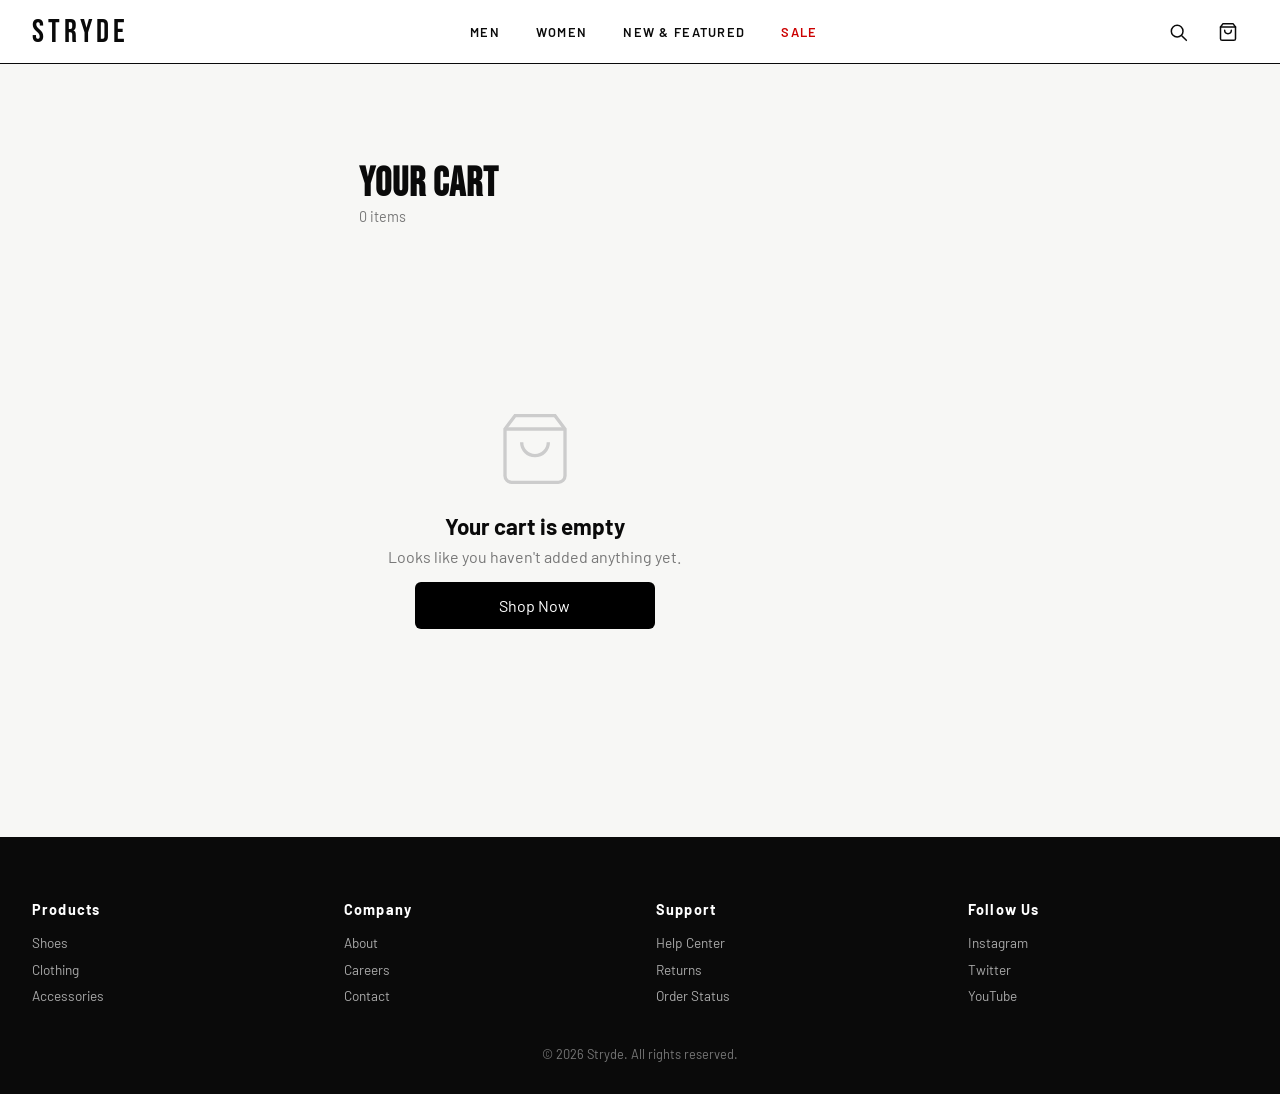
<file: cart.html>
<!DOCTYPE html>
<html lang="en">
<head>
  <meta charset="UTF-8" />
  <meta name="viewport" content="width=device-width, initial-scale=1.0" />
  <title>Stryde — Your Cart</title>

  <!-- Google Fonts (same as rest of site) -->
  <link rel="preconnect" href="https://fonts.googleapis.com">
  <link rel="preconnect" href="https://fonts.gstatic.com" crossorigin>
  <link href="https://fonts.googleapis.com/css2?family=Bebas+Neue&family=Barlow:wght@300;400;500;600&display=swap" rel="stylesheet">

  <!-- Your existing stylesheet -->
  <link rel="stylesheet" href="css/style.css" />
</head>
<body>

  <!-- ── Navbar (same as index.html) ───────── -->
  <nav class="stryde-nav" id="navbar" role="navigation" aria-label="Main navigation">
    <div class="nav-inner">

      <a href="index.html" class="nav-logo" aria-label="Stryde home">STRYDE</a>

      <ul class="nav-menu" role="list">
        <li><a href="#">Men</a></li>
        <li><a href="#">Women</a></li>
        <li><a href="#">New &amp; Featured</a></li>
        <li><a href="#" class="sale">Sale</a></li>
      </ul>

      <div class="nav-actions">
        <div class="search-wrapper" id="searchWrapper">
          <button class="nav-icon-btn" id="searchBtn" aria-label="Toggle search" aria-expanded="false">
            <svg viewBox="0 0 24 24" aria-hidden="true">
              <circle cx="11" cy="11" r="7"/>
              <line x1="16.5" y1="16.5" x2="22" y2="22"/>
            </svg>
          </button>
          <input type="search" class="search-input" id="searchInput" placeholder="Search..." aria-label="Search" />
        </div>

        <button class="nav-icon-btn" aria-label="View cart" onclick="window.location.href='cart.html'">
          <svg viewBox="0 0 24 24" aria-hidden="true">
            <path d="M6 2L3 6v14a2 2 0 002 2h14a2 2 0 002-2V6l-3-4z"/>
            <line x1="3" y1="6" x2="21" y2="6"/>
            <path d="M16 10a4 4 0 01-8 0"/>
          </svg>
          <span class="cart-badge" aria-hidden="true"></span>
        </button>

        <button class="hamburger" id="hamburger" aria-label="Toggle menu"
                aria-expanded="false" aria-controls="mobileDrawer">
          <span></span><span></span><span></span>
        </button>
      </div>

    </div>
  </nav>

  <!-- Mobile Drawer -->
  <div class="mobile-drawer" id="mobileDrawer" aria-hidden="true">
    <ul role="list">
      <li><a href="#">Men</a></li>
      <li><a href="#">Women</a></li>
      <li><a href="#">New &amp; Featured</a></li>
      <li><a href="#" class="sale">Sale</a></li>
    </ul>
  </div>

  <!-- ════════════════════════════════════════
       CART PAGE CONTENT
  ═════════════════════════════════════════ -->
  <main class="cart-page">
    <div class="products-container">

      <!-- Page title -->
      <h1 class="cart-page-heading">Your Cart</h1>
      <p class="cart-item-count" id="cartItemCount"></p>

      <!-- Two-column layout: items | summary -->
      <div class="cart-layout">

        <!-- LEFT: item rows injected by cart.js -->
        <div class="cart-items-list" id="cartItemsList"></div>

        <!-- RIGHT: order summary panel -->
        <aside class="cart-summary" id="cartSummary">
          <h2 class="summary-title">Order Summary</h2>

          <div class="summary-row">
            <span class="label">Subtotal</span>
            <span id="summarySubtotal">₹0</span>
          </div>

          <div class="summary-row">
            <span class="label">Shipping</span>
            <span class="summary-free">FREE</span>
          </div>

          <div class="summary-row">
            <span class="label">Taxes (GST 18%)</span>
            <span id="summaryTax">₹0</span>
          </div>

          <div class="summary-row total-row">
            <span class="label">Total</span>
            <span id="summaryTotal">₹0</span>
          </div>

          <a href="checkout.html" class="btn-checkout">
            Checkout
            <svg viewBox="0 0 24 24" width="13" height="13"
              stroke="currentColor" fill="none"
              stroke-width="2.2" stroke-linecap="round" stroke-linejoin="round"
              aria-hidden="true">
              <line x1="5" y1="12" x2="19" y2="12"/>
              <polyline points="12 5 19 12 12 19"/>
            </svg>
          </a>

          <a href="index.html" class="btn-continue">Continue Shopping</a>

          <p class="summary-notice">
            Free shipping on all orders above ₹999.<br>Easy 30-day returns.
          </p>
        </aside>

      </div><!-- /cart-layout -->

    </div><!-- /products-container -->
  </main>

  <!-- Scripts: main.js first (navbar), then cart.js -->
  <script src="js/main.js"></script>
  <script src="js/cart.js"></script>
  
    <footer class="stryde-footer">
  <div class="footer-container">

    <div class="footer-col">
      <h4>Products</h4>
      <a href="#">Shoes</a>
      <a href="#">Clothing</a>
      <a href="#">Accessories</a>
    </div>

    <div class="footer-col">
      <h4>Company</h4>
      <a href="#">About</a>
      <a href="#">Careers</a>
      <a href="#">Contact</a>
    </div>

    <div class="footer-col">
      <h4>Support</h4>
      <a href="#">Help Center</a>
      <a href="#">Returns</a>
      <a href="#">Order Status</a>
    </div>

    <div class="footer-col">
      <h4>Follow Us</h4>
      <a href="#">Instagram</a>
      <a href="#">Twitter</a>
      <a href="#">YouTube</a>
    </div>

  </div>

  <div class="footer-bottom">
    <p>© 2026 Stryde. All rights reserved.</p>
  </div>
</footer>

</body>
</html>
</file>
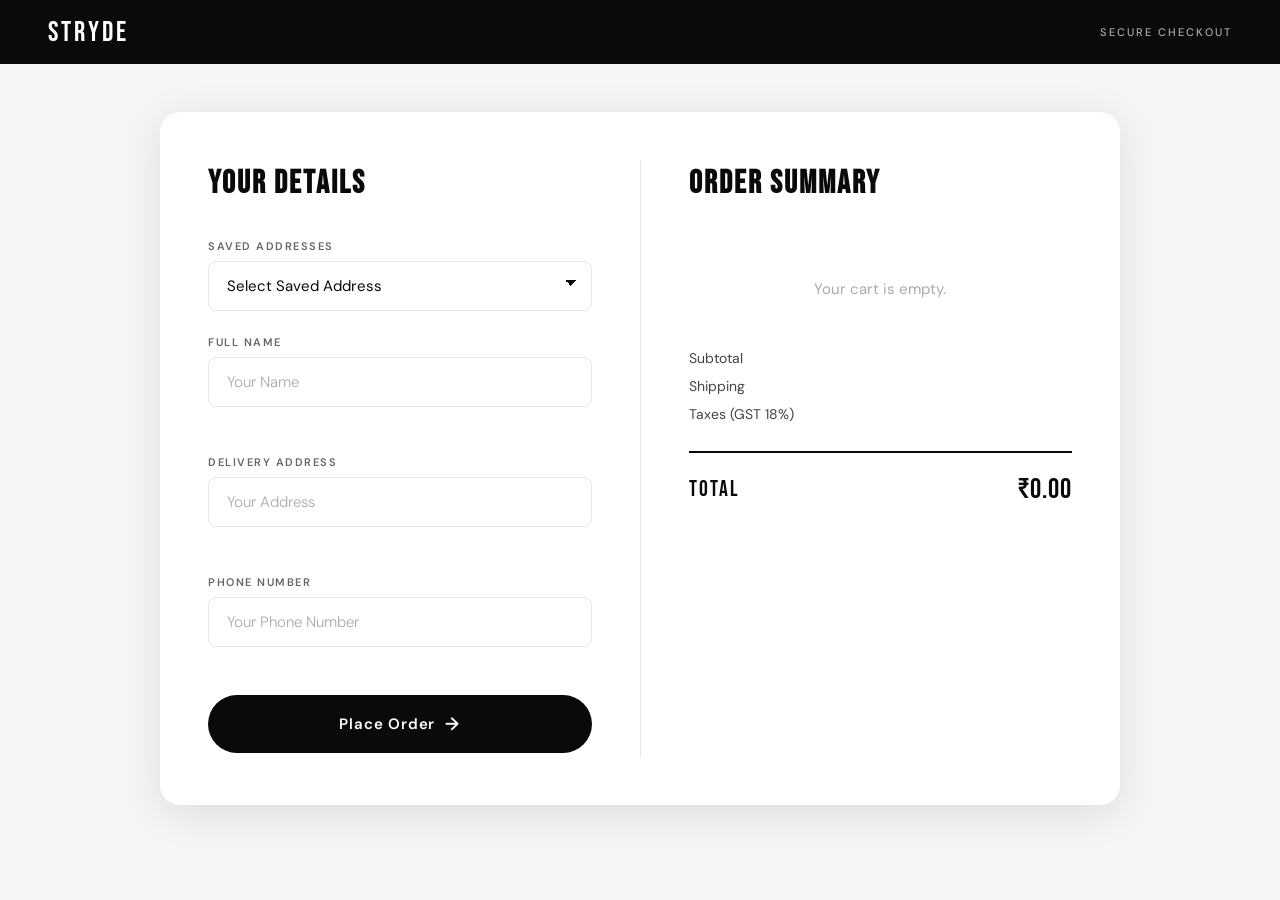
<file: checkout.html>
<!DOCTYPE html>
<html lang="en">
<head>
  <meta charset="UTF-8" />
  <meta name="viewport" content="width=device-width, initial-scale=1.0"/>
  <title>Stryde — Checkout</title>
  <link rel="preconnect" href="https://fonts.googleapis.com">
  <link rel="preconnect" href="https://fonts.gstatic.com" crossorigin>
  <link href="https://fonts.googleapis.com/css2?family=Bebas+Neue&family=DM+Sans:wght@300;400;500;600&display=swap" rel="stylesheet">
  <link rel="stylesheet" href="css/checkout.css" />
</head>
<body>

  <header class="site-header">
    <div class="header-inner">
      <span class="brand">STRYDE</span>
      <span class="header-label">Secure Checkout</span>
    </div>
  </header>

  <main class="checkout-wrapper">
    <div class="checkout-container">

      <!-- LEFT: User Details -->
      <section class="checkout-form-section">
        <h2 class="section-title">Your Details</h2>
          <div class="form-group">

            <label for="savedAddress">
              Saved Addresses
            </label>

            <select id="savedAddress" class="form-input">

            <option value="">
              Select Saved Address
            </option>

            </select>

          </div>

        <div class="form-group">
          <label for="fullName">Full Name</label>
          <input type="text" id="fullName" class="form-input" placeholder="Your Name" autocomplete="name" />
          <span class="field-error" id="error-fullName"></span>
        </div>

        <div class="form-group">
          <label for="address">Delivery Address</label>
          <input type="text" id="address" class="form-input" placeholder="Your Address" autocomplete="street-address" />
          <span class="field-error" id="error-address"></span>
        </div>

        <div class="form-group">
          <label for="phone">Phone Number</label>
          <input type="tel" id="phone" class="form-input" placeholder="Your Phone Number" autocomplete="tel" />
          <span class="field-error" id="error-phone"></span>
        </div>

        <button class="place-order-btn" id="placeOrderBtn">
          <span class="btn-text">Place Order</span>
          <span class="btn-arrow">→</span>
        </button>
      </section>

      <!-- DIVIDER -->
      <div class="checkout-divider"></div>

      <!-- RIGHT: Order Summary -->
      <section class="order-summary-section">
        <h2 class="section-title">Order Summary</h2>

        <div class="cart-items" id="cartItems">
          <!-- Populated by JS -->
        </div>

        <div class="empty-cart" id="emptyCart" style="display:none;">
          <p>Your cart is empty.</p>
        </div>
        
        <div class="summary-row">
          <span>Subtotal</span>
          <span id="subtotal"></span>
        </div>

        <div class="summary-row">
          <span>Shipping</span>
          <span id="shipping"></span>
        </div>

        <div class="summary-row">
          <span>Taxes (GST 18%)</span>
          <span id="tax"></span>
        </div>

        <div class="order-total-row" id="orderTotalRow">
          <span class="total-label">Total</span>
          <span class="total-amount" id="orderTotal">₹0.00</span>
        </div>
      </section>

    </div>
  </main>

  <!-- Success Overlay -->
  <div class="success-overlay" id="successOverlay">
    <div class="success-card">
      <div class="success-icon">✓</div>
      <h3 class="success-title">Order Placed!</h3>
      <p class="success-msg">Thanks for shopping with Stryde. You'll receive a confirmation shortly.</p>
      <div class="success-loader">
        <div class="loader-bar"></div>
      </div>
      <span class="success-redirect">Redirecting you home…</span>
    </div>
  </div>

  <script src="js/checkout.js"></script>

</body>
</html>
</file>
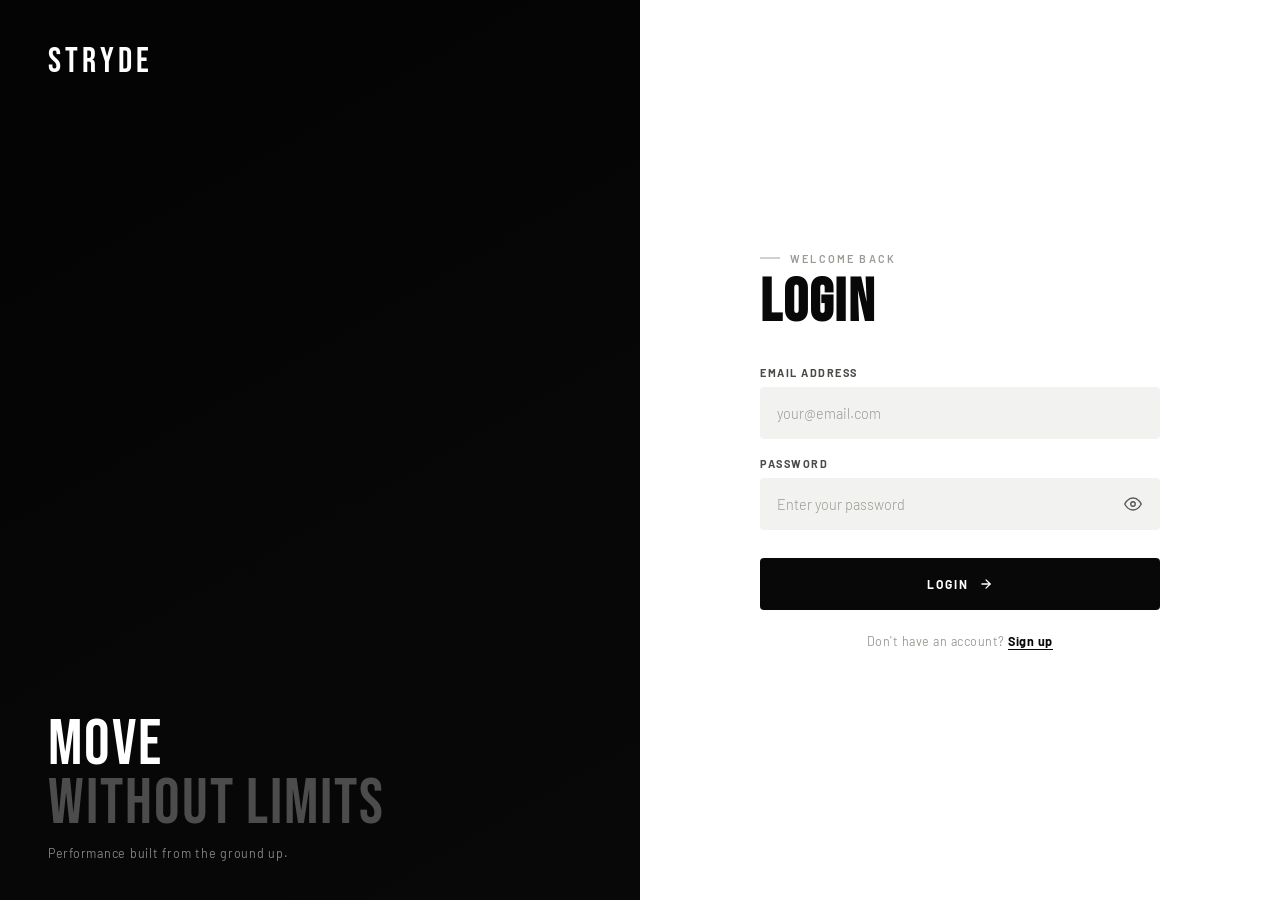
<file: login.html>
<!DOCTYPE html>
<html lang="en">
<head>
  <meta charset="UTF-8" />
  <meta name="viewport" content="width=device-width, initial-scale=1.0" />
  <title>Stryde — Login</title>
  <link rel="preconnect" href="https://fonts.googleapis.com">
  <link rel="preconnect" href="https://fonts.gstatic.com" crossorigin>
  <link href="https://fonts.googleapis.com/css2?family=Bebas+Neue&family=Barlow:wght@300;400;500;600;700&display=swap" rel="stylesheet">
  <link rel="stylesheet" href="css/auth.css" />
</head>
<body>

<div class="auth-page">

  <!-- ══════════════════════════════
       LEFT — Visual panel
  ═══════════════════════════════ -->
  <div class="auth-visual" aria-hidden="true">
    <div class="auth-visual-bg"></div>
    <div class="auth-visual-overlay"></div>
    <div class="auth-visual-content">

      <!-- Logo -->
      <a href="index.html" class="auth-visual-logo">STRYDE</a>

      <!-- Bottom tagline -->
      <div>
        <p class="auth-visual-tagline">
          Move<br>
          <span class="dim">Without Limits</span>
        </p>
        <p class="auth-visual-sub">Performance built from the ground up.</p>
      </div>

    </div>
  </div>

  <!-- ══════════════════════════════
       RIGHT — Login form
  ═══════════════════════════════ -->
  <div class="auth-form-panel">
    <div class="auth-form-inner">

      <!-- Header -->
      <p class="auth-form-eyebrow">Welcome back</p>
      <h1 class="auth-form-title">Login</h1>

      <!-- Top alert banner (shown by JS) -->
      <div class="auth-alert" id="authAlert" role="alert" aria-live="polite"></div>

      <!-- Form -->
      <form id="loginForm" novalidate>

        <!-- Email -->
        <div class="form-group">
          <label class="form-label" for="email">Email Address</label>
          <input
            class="form-input"
            type="email"
            id="email"
            name="email"
            placeholder="your@email.com"
            autocomplete="email"
            required
          />
          <p class="field-error" id="emailError"></p>
        </div>

        <!-- Password -->
        <div class="form-group">
          <label class="form-label" for="password">Password</label>
          <div class="input-wrap">
            <input
              class="form-input"
              type="password"
              id="password"
              name="password"
              placeholder="Enter your password"
              autocomplete="current-password"
              required
            />
            <button type="button" class="toggle-password" id="togglePassword" aria-label="Show password">
              <!-- Eye icon (default) -->
              <svg viewBox="0 0 24 24">
                <path d="M1 12s4-8 11-8 11 8 11 8-4 8-11 8-11-8-11-8z"/>
                <circle cx="12" cy="12" r="3"/>
              </svg>
            </button>
          </div>
          <p class="field-error" id="passwordError"></p>
        </div>

        <!-- Submit -->
        <button type="submit" class="btn-auth" id="loginBtn">
          <span>Login</span>
          <svg viewBox="0 0 24 24" aria-hidden="true">
            <line x1="5" y1="12" x2="19" y2="12"/>
            <polyline points="12 5 19 12 12 19"/>
          </svg>
        </button>

      </form>

      <!-- Switch to signup -->
      <p class="auth-switch">
        Don't have an account?
        <a href="signup.html">Sign up</a>
      </p>

    </div>
  </div>

</div><!-- /auth-page -->

<script src="js/auth.js"></script>
</body>
</html>
</file>
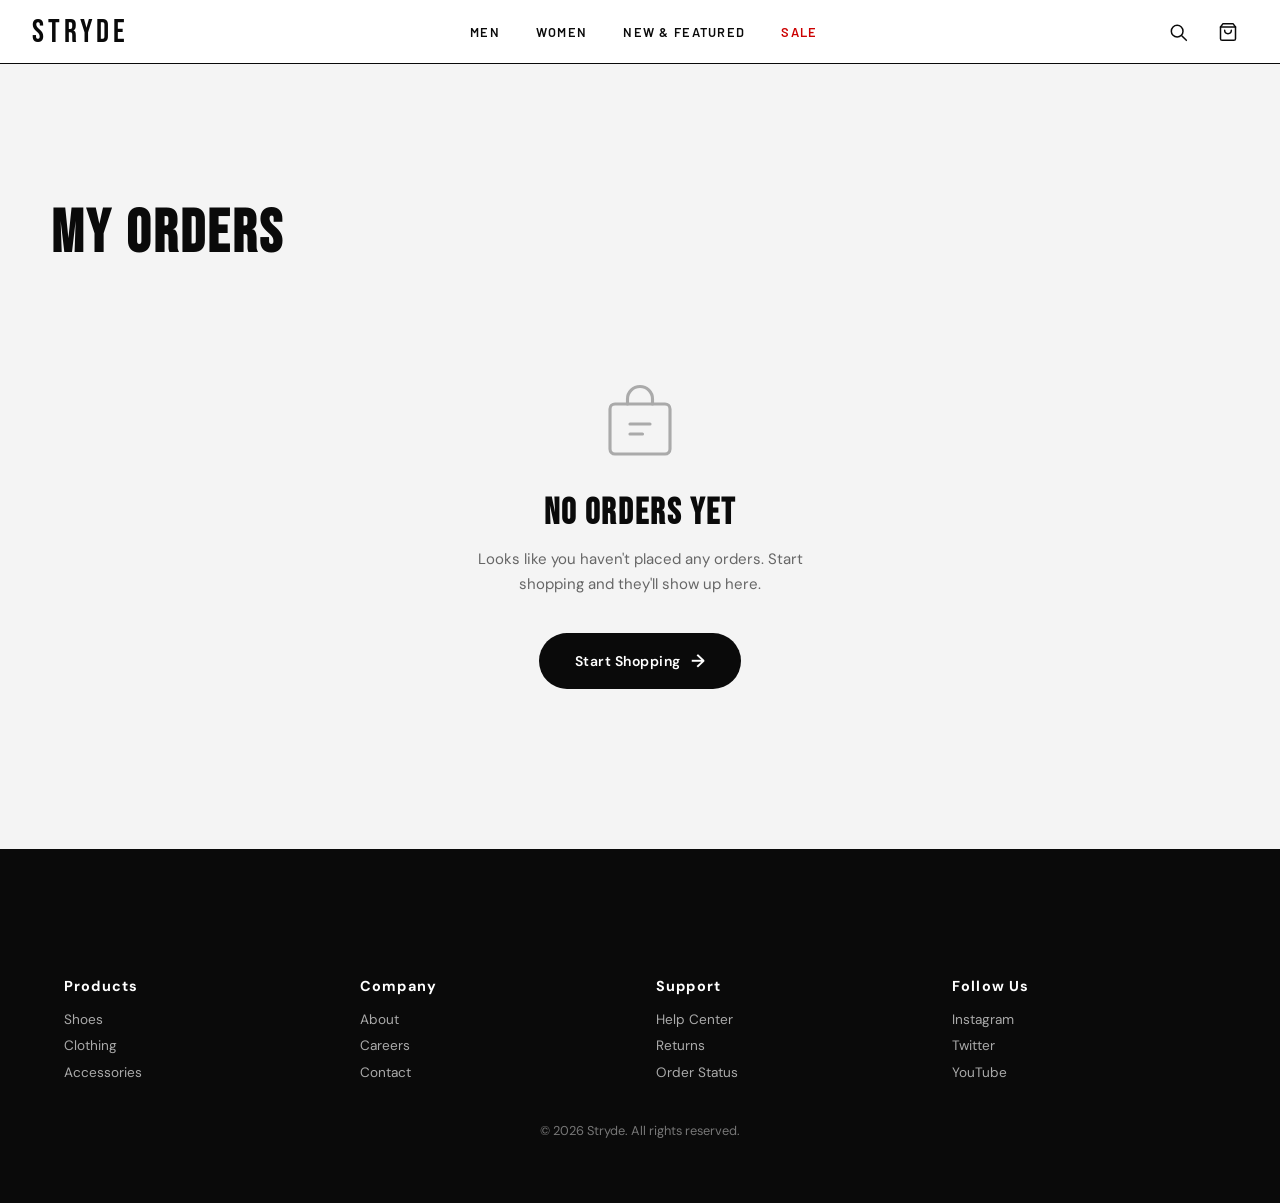
<file: orders.html>
<!DOCTYPE html>
<html lang="en">
<head>
  <meta charset="UTF-8" />
  <meta name="viewport" content="width=device-width, initial-scale=1.0"/>
  <title>Stryde — My Orders</title>
  <link rel="preconnect" href="https://fonts.googleapis.com">
  <link rel="preconnect" href="https://fonts.gstatic.com" crossorigin>
  <link href="https://fonts.googleapis.com/css2?family=Bebas+Neue&family=DM+Sans:ital,wght@0,300;0,400;0,500;0,600;1,400&display=swap" rel="stylesheet">
  <link rel="stylesheet" href="css/style.css" />
  <link rel="stylesheet" href="css/orders.css" />
</head>
<body>

  <!-- HEADER -->
<nav class="stryde-nav" id="navbar" role="navigation" aria-label="Main navigation">
  <div class="nav-inner">

    <a href="index.html" class="nav-logo" aria-label="Stryde home">STRYDE</a>

    <ul class="nav-menu" role="list">
      <li><a href="#">Men</a></li>
      <li><a href="#">Women</a></li>
      <li><a href="#">New & Featured</a></li>
      <li><a href="#" class="sale">Sale</a></li>
    </ul>

    <div class="nav-actions">

      <div class="search-wrapper" id="searchWrapper">

        <button class="nav-icon-btn"
                id="searchBtn"
                aria-label="Toggle search">

          <svg viewBox="0 0 24 24" aria-hidden="true">
            <circle cx="11" cy="11" r="7"/>
            <line x1="16.5" y1="16.5" x2="22" y2="22"/>
          </svg>

        </button>

        <input type="search"
               class="search-input"
               id="searchInput"
               placeholder="Search..."
               aria-label="Search" />

      </div>

      <button class="nav-icon-btn"
              aria-label="View cart"
              onclick="window.location.href='cart.html'">

        <svg viewBox="0 0 24 24" aria-hidden="true">
          <path d="M6 2L3 6v14a2 2 0 002 2h14a2 2 0 002-2V6l-3-4z"/>
          <line x1="3" y1="6" x2="21" y2="6"/>
          <path d="M16 10a4 4 0 01-8 0"/>
        </svg>

        <span class="cart-badge"></span>

      </button>

      <button class="hamburger"
              id="hamburger"
              aria-label="Toggle menu">

        <span></span>
        <span></span>
        <span></span>

      </button>

    </div>

  </div>
</nav>

<div class="mobile-drawer" id="mobileDrawer" aria-hidden="true">
  <ul role="list">
    <li><a href="#">Men</a></li>
    <li><a href="#">Women</a></li>
    <li><a href="#">New & Featured</a></li>
    <li><a href="#" class="sale">Sale</a></li>
  </ul>
</div>

  <!-- MAIN -->
  <main class="orders-wrapper">

    <!-- PAGE TITLE -->
    <div class="page-heading">
      <h1 class="page-title">My Orders</h1>
      <p class="page-subtitle" id="orderCount"></p>
    </div>

    <!-- ORDER LIST -->
    <div class="orders-list" id="ordersList"></div>

    <!-- EMPTY STATE -->
    <div class="empty-state" id="emptyState" style="display:none;">
      <div class="empty-icon">
        <svg viewBox="0 0 64 64" fill="none" xmlns="http://www.w3.org/2000/svg">
          <rect x="8" y="16" width="48" height="40" rx="4" stroke="currentColor" stroke-width="2.5"/>
          <path d="M22 16V12a10 10 0 0 1 20 0v4" stroke="currentColor" stroke-width="2.5" stroke-linecap="round"/>
          <path d="M24 32h16M24 40h10" stroke="currentColor" stroke-width="2.5" stroke-linecap="round"/>
        </svg>
      </div>
      <h2 class="empty-title">No orders yet</h2>
      <p class="empty-msg">Looks like you haven't placed any orders. Start shopping and they'll show up here.</p>
      <a href="index.html" class="start-shopping-btn">
        Start Shopping <span class="btn-arrow">→</span>
      </a>
    </div>

  </main>

  <!-- ORDER CARD TEMPLATE -->
  <template id="orderCardTemplate">
    <article class="order-card">
      <div class="order-card-header">
        <div class="order-meta-left">
          <span class="order-id-label">Order</span>
          <span class="order-id"></span>
        </div>
        <div class="order-meta-right">
          <span class="order-date"></span>
          <span class="order-status">Shipping</span>
        </div>
      </div>

      <div class="order-items"></div>

      <div class="order-card-footer">
        <span class="order-items-count"></span>
        <div class="order-total-row">
          <span class="order-total-label">Order Total</span>
          <span class="order-total-amount"></span>
        </div>
      </div>
    </article>
  </template>

  <!-- ITEM ROW TEMPLATE -->
  <template id="itemRowTemplate">
    <div class="item-row">
      <div class="item-thumb-wrap">
        <img class="item-thumb" alt="" />
        <div class="item-thumb-placeholder" style="display:none;">
          <svg viewBox="0 0 24 24" fill="none" stroke="currentColor" stroke-width="1.5" stroke-linecap="round" stroke-linejoin="round">
            <path d="M2 16l2-6 5 2 4-6 7 4-1 6H2z"/>
          </svg>
        </div>
      </div>
      <div class="item-details">
        <span class="item-name"></span>
        <span class="item-qty"></span>
      </div>
      <span class="item-line-total"></span>
    </div>
  </template>

  <div class="order-modal-overlay" id="orderModal">

  <div class="order-modal">

    <button class="modal-close" id="closeModal">
      ✕
    </button>

    <div id="modalContent">

    </div>

  </div>

</div><footer class="stryde-footer">

  <script src="js/main.js"></script>
  <script src="js/orders.js"></script>

  <footer class="stryde-footer">
  <div class="footer-container">

    <div class="footer-col">
      <h4>Products</h4>
      <a href="#">Shoes</a>
      <a href="#">Clothing</a>
      <a href="#">Accessories</a>
    </div>

    <div class="footer-col">
      <h4>Company</h4>
      <a href="#">About</a>
      <a href="#">Careers</a>
      <a href="#">Contact</a>
    </div>

    <div class="footer-col">
      <h4>Support</h4>
      <a href="#">Help Center</a>
      <a href="#">Returns</a>
      <a href="#">Order Status</a>
    </div>

    <div class="footer-col">
      <h4>Follow Us</h4>
      <a href="#">Instagram</a>
      <a href="#">Twitter</a>
      <a href="#">YouTube</a>
    </div>

  </div>

  <div class="footer-bottom">
    <p>© 2026 Stryde. All rights reserved.</p>
  </div>
</footer>


</body>
</html>
</file>
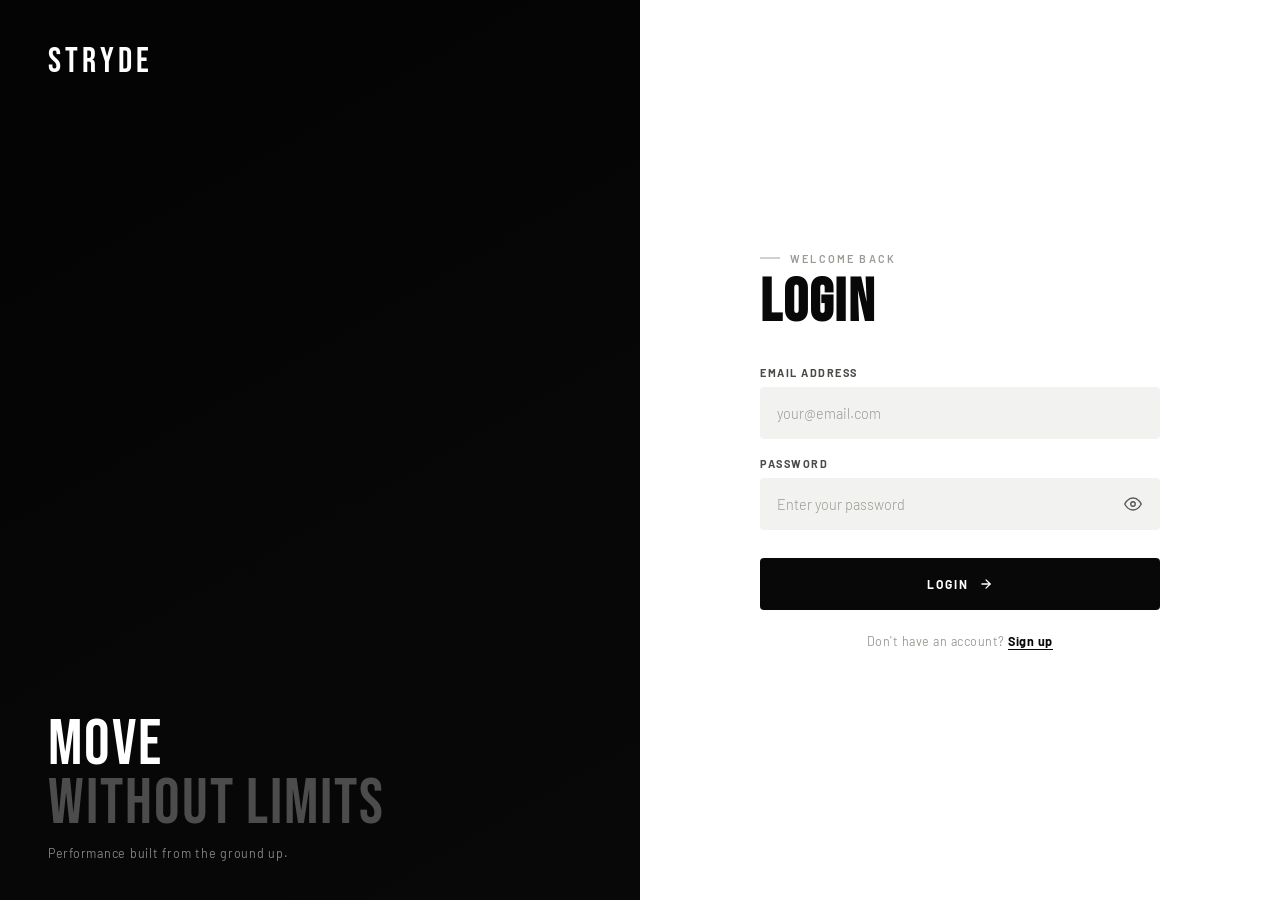
<file: profile.html>
<!DOCTYPE html>
<html lang="en">
<head>
  <meta charset="UTF-8" />
  <meta name="viewport" content="width=device-width, initial-scale=1.0" />
  <title>Stryde — My Profile</title>

  <link rel="preconnect" href="https://fonts.googleapis.com">
  <link rel="preconnect" href="https://fonts.gstatic.com" crossorigin>
  <link href="https://fonts.googleapis.com/css2?family=Bebas+Neue&family=Barlow:wght@300;400;500;600;700&display=swap" rel="stylesheet">

  <!-- Your existing site stylesheet -->
  <link rel="stylesheet" href="css/style.css" />

  <!-- Profile-specific styles -->
  <link rel="stylesheet" href="css/profile.css" />
</head>
<body>

  <!-- ══════════════════════════════════════════
       NAVBAR (same structure as every page)
  ═══════════════════════════════════════════ -->
  <nav class="stryde-nav" id="navbar" role="navigation" aria-label="Main navigation">
    <div class="nav-inner">

      <a href="index.html" class="nav-logo" aria-label="Stryde home">STRYDE</a>

      <ul class="nav-menu" role="list">
        <li><a href="#">Men</a></li>
        <li><a href="#">Women</a></li>
        <li><a href="#">New &amp; Featured</a></li>
        <li><a href="#" class="sale">Sale</a></li>
      </ul>

      <div class="nav-actions">
        <div class="search-wrapper" id="searchWrapper">
          <button class="nav-icon-btn" id="searchBtn"
                  aria-label="Toggle search" aria-expanded="false">
            <svg viewBox="0 0 24 24" aria-hidden="true">
              <circle cx="11" cy="11" r="7"/>
              <line x1="16.5" y1="16.5" x2="22" y2="22"/>
            </svg>
          </button>
          <input type="search" class="search-input" id="searchInput"
                 placeholder="Search..." aria-label="Search" />
        </div>

        <a href="wishlist.html" class="nav-icon-btn" aria-label="View wishlist">
          <svg viewBox="0 0 24 24" stroke="#080808" fill="none"
               stroke-width="1.8" stroke-linecap="round" stroke-linejoin="round"
               width="20" height="20" aria-hidden="true">
            <path d="M20.84 4.61a5.5 5.5 0 0 0-7.78 0L12 5.67l-1.06-1.06a5.5 5.5 0 0 0-7.78 7.78l1.06 1.06L12 21.23l7.78-7.78 1.06-1.06a5.5 5.5 0 0 0 0-7.78z"/>
          </svg>
        </a>

        <button class="nav-icon-btn" aria-label="View cart"
                onclick="window.location.href='cart.html'">
          <svg viewBox="0 0 24 24" aria-hidden="true">
            <path d="M6 2L3 6v14a2 2 0 002 2h14a2 2 0 002-2V6l-3-4z"/>
            <line x1="3" y1="6" x2="21" y2="6"/>
            <path d="M16 10a4 4 0 01-8 0"/>
          </svg>
          <span class="cart-badge" aria-hidden="true"></span>
        </button>

        <button class="hamburger" id="hamburger" aria-label="Toggle menu"
                aria-expanded="false" aria-controls="mobileDrawer">
          <span></span><span></span><span></span>
        </button>
      </div>

    </div>
  </nav>

  <!-- Mobile Drawer -->
  <div class="mobile-drawer" id="mobileDrawer" aria-hidden="true">
    <ul role="list">
      <li><a href="#">Men</a></li>
      <li><a href="#">Women</a></li>
      <li><a href="#">New &amp; Featured</a></li>
      <li><a href="#" class="sale">Sale</a></li>
    </ul>
  </div>

  <!-- ══════════════════════════════════════════
       PROFILE PAGE
  ═══════════════════════════════════════════ -->
  <main class="profile-page">

    <div class="profile-card">

      <!-- Initials avatar — letter set by JS -->
      <div class="profile-avatar" id="profileAvatar" aria-hidden="true"></div>

      <!-- Greeting line: "Hi, Hitesh" -->
      <p class="profile-greeting" id="profileGreeting"></p>

      <!-- Full name and email -->
      <h1 class="profile-name"  id="profileName"></h1>
      <p  class="profile-email" id="profileEmail"></p>

      <!-- Horizontal rule -->
      <div class="profile-divider" aria-hidden="true"></div>

      <!-- Quick-nav buttons -->
      <nav class="profile-nav" aria-label="Account links">

        <a href="orders.html" class="profile-nav-btn">
          <!-- Icon -->
          <span class="profile-nav-icon" aria-hidden="true">
            <svg viewBox="0 0 24 24" fill="none" stroke="currentColor"
                 stroke-width="1.8" stroke-linecap="round" stroke-linejoin="round">
              <path d="M6 2L3 6v14a2 2 0 002 2h14a2 2 0 002-2V6l-3-4z"/>
              <line x1="3" y1="6" x2="21" y2="6"/>
              <path d="M16 10a4 4 0 01-8 0"/>
            </svg>
          </span>
          <!-- Label -->
          <span class="profile-nav-label">My Orders</span>
          <!-- Arrow -->
          <span class="profile-nav-arrow" aria-hidden="true">
            <svg viewBox="0 0 24 24" fill="none" stroke="currentColor"
                 stroke-width="2" stroke-linecap="round" stroke-linejoin="round">
              <line x1="5" y1="12" x2="19" y2="12"/>
              <polyline points="12 5 19 12 12 19"/>
            </svg>
          </span>
        </a>

        <a href="wishlist.html" class="profile-nav-btn">
          <span class="profile-nav-icon" aria-hidden="true">
            <svg viewBox="0 0 24 24" fill="none" stroke="currentColor"
                 stroke-width="1.8" stroke-linecap="round" stroke-linejoin="round">
              <path d="M20.84 4.61a5.5 5.5 0 0 0-7.78 0L12 5.67l-1.06-1.06a5.5 5.5 0 0 0-7.78 7.78l1.06 1.06L12 21.23l7.78-7.78 1.06-1.06a5.5 5.5 0 0 0 0-7.78z"/>
            </svg>
          </span>
          <span class="profile-nav-label">Wishlist</span>
          <span class="profile-nav-arrow" aria-hidden="true">
            <svg viewBox="0 0 24 24" fill="none" stroke="currentColor"
                 stroke-width="2" stroke-linecap="round" stroke-linejoin="round">
              <line x1="5" y1="12" x2="19" y2="12"/>
              <polyline points="12 5 19 12 12 19"/>
            </svg>
          </span>
        </a>

        <a href="saved-addresses.html" class="profile-nav-btn">

          <span class="profile-nav-icon" aria-hidden="true">
            <svg viewBox="0 0 24 24"
                fill="none"
                stroke="currentColor"
                stroke-width="1.8"
                stroke-linecap="round"
                stroke-linejoin="round">

              <path d="M21 10c0 7-9 13-9 13S3 17 3 10a9 9 0 0 1 18 0z"/>
              <circle cx="12" cy="10" r="3"/>

            </svg>
          </span>

          <span class="profile-nav-label">
            Saved Addresses
          </span>

          <span class="profile-nav-arrow" aria-hidden="true">
            <svg viewBox="0 0 24 24"
                fill="none"
                stroke="currentColor"
                stroke-width="2"
                stroke-linecap="round"
                stroke-linejoin="round">

              <line x1="5" y1="12" x2="19" y2="12"/>
              <polyline points="12 5 19 12 12 19"/>

            </svg>
          </span>

        </a>

        <a href="cart.html" class="profile-nav-btn">
          <span class="profile-nav-icon" aria-hidden="true">
            <svg viewBox="0 0 24 24" fill="none" stroke="currentColor"
                 stroke-width="1.8" stroke-linecap="round" stroke-linejoin="round">
              <circle cx="9" cy="21" r="1"/>
              <circle cx="20" cy="21" r="1"/>
              <path d="M1 1h4l2.68 13.39a2 2 0 0 0 2 1.61h9.72a2 2 0 0 0 2-1.61L23 6H6"/>
            </svg>
          </span>
          <span class="profile-nav-label">My Cart</span>
          <span class="profile-nav-arrow" aria-hidden="true">
            <svg viewBox="0 0 24 24" fill="none" stroke="currentColor"
                 stroke-width="2" stroke-linecap="round" stroke-linejoin="round">
              <line x1="5" y1="12" x2="19" y2="12"/>
              <polyline points="12 5 19 12 12 19"/>
            </svg>
          </span>
        </a>

      </nav><!-- /profile-nav -->

      <!-- Logout -->
      <button class="profile-logout-btn" id="logoutBtn"
              aria-label="Log out of your Stryde account">
        <svg viewBox="0 0 24 24" fill="none" stroke="currentColor"
             stroke-width="2" stroke-linecap="round" stroke-linejoin="round"
             width="16" height="16" aria-hidden="true">
          <path d="M9 21H5a2 2 0 0 1-2-2V5a2 2 0 0 1 2-2h4"/>
          <polyline points="16 17 21 12 16 7"/>
          <line x1="21" y1="12" x2="9" y2="12"/>
        </svg>
        Log Out
      </button>

    </div><!-- /profile-card -->

  </main>

  <!-- main.js first (navbar), then profile.js -->
  <script src="js/main.js"></script>
  <script src="js/profile.js"></script>

  <footer class="stryde-footer">
  <div class="footer-container">

    <div class="footer-col">
      <h4>Products</h4>
      <a href="#">Shoes</a>
      <a href="#">Clothing</a>
      <a href="#">Accessories</a>
    </div>

    <div class="footer-col">
      <h4>Company</h4>
      <a href="#">About</a>
      <a href="#">Careers</a>
      <a href="#">Contact</a>
    </div>

    <div class="footer-col">
      <h4>Support</h4>
      <a href="#">Help Center</a>
      <a href="#">Returns</a>
      <a href="#">Order Status</a>
    </div>

    <div class="footer-col">
      <h4>Follow Us</h4>
      <a href="#">Instagram</a>
      <a href="#">Twitter</a>
      <a href="#">YouTube</a>
    </div>

  </div>

  <div class="footer-bottom">
    <p>© 2026 Stryde. All rights reserved.</p>
  </div>
</footer>

</body>
</html>
</file>
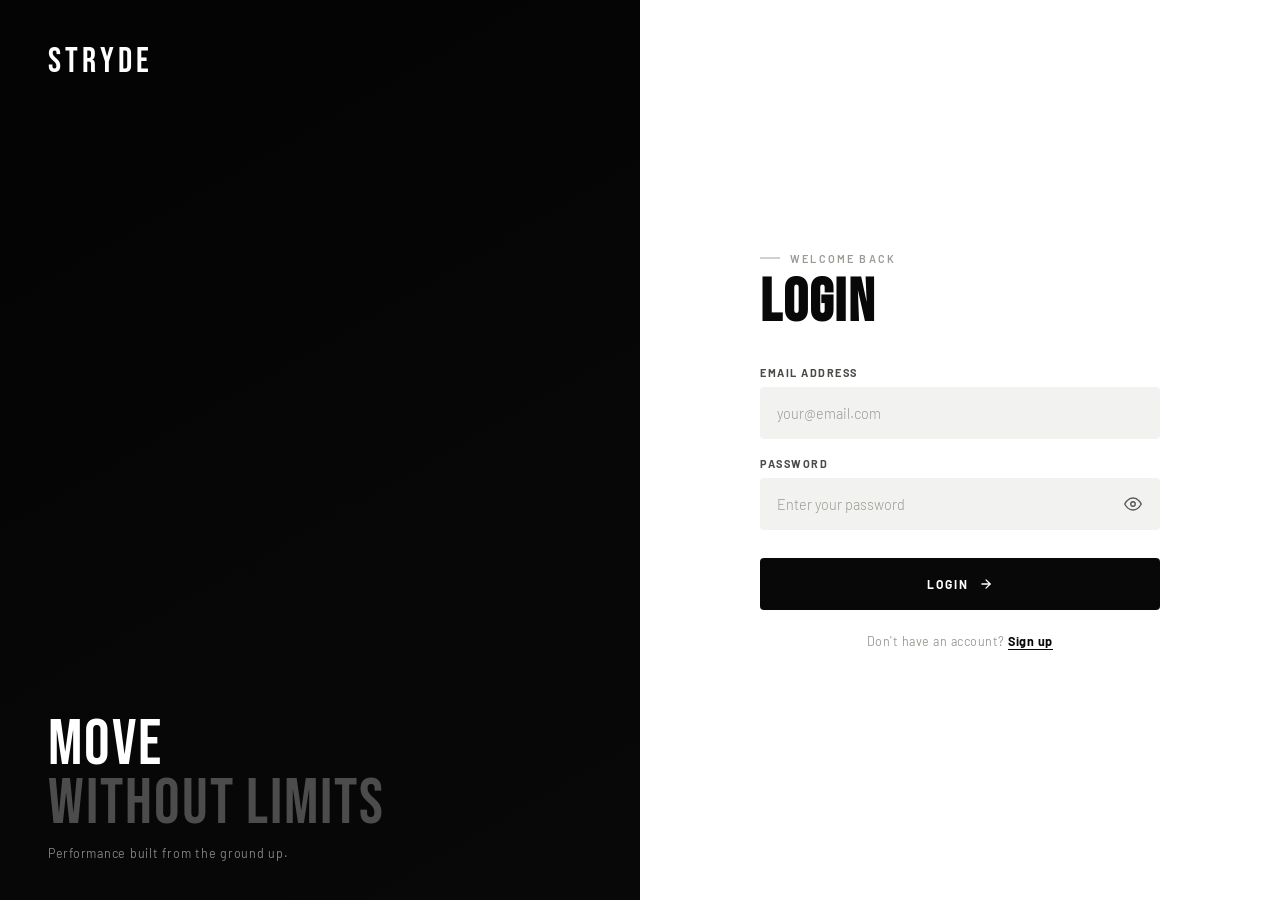
<file: saved-addresses.html>
<!DOCTYPE html>
<html lang="en">
<head>
  <meta charset="UTF-8" />
  <meta name="viewport" content="width=device-width, initial-scale=1.0" />
  <title>Stryde — Saved Addresses</title>

  <link rel="preconnect" href="https://fonts.googleapis.com">
  <link rel="preconnect" href="https://fonts.gstatic.com" crossorigin>
  <link href="https://fonts.googleapis.com/css2?family=Bebas+Neue&family=Barlow:wght@300;400;500;600;700&display=swap" rel="stylesheet">
  <link rel="stylesheet" href="css/style.css" />
  <link rel="stylesheet" href="css/orders.css" />

  <style>
    /* ── Variables ──────────────────────────── */
    :root {
      --black:      #080808;
      --white:      #ffffff;
      --off-white:  #f7f7f5;
      --gray-100:   #f2f2f0;
      --gray-200:   #e8e8e5;
      --gray-300:   #d0d0cc;
      --gray-500:   #9a9a94;
      --gray-700:   #4a4a46;
      --green:      #1a7a3c;
      --red:        #e3000b;
      --accent:     #c8ff00;
      --font-display: 'Bebas Neue', sans-serif;
      --font-body:    'Barlow', sans-serif;
      --ease-out:   cubic-bezier(0.16, 1, 0.3, 1);
      --radius:     4px;
    }

    *, *::before, *::after { box-sizing: border-box; margin: 0; padding: 0; }
    body { font-family: var(--font-body); background: var(--off-white);
           color: var(--black); -webkit-font-smoothing: antialiased; }

    /* ── Page shell ─────────────────────────── */
    .addresses-page {
      max-width: 900px;
      margin: 0 auto;
      padding: 64px 40px 100px;
    }

    /* ── Page header ────────────────────────── */
    .page-eyebrow {
      font-size: 0.68rem; font-weight: 600; letter-spacing: 0.2em;
      text-transform: uppercase; color: var(--gray-500);
      margin-bottom: 10px;
      display: flex; align-items: center; gap: 10px;
    }
    .page-eyebrow::before {
      content: ''; display: inline-block;
      width: 20px; height: 1.5px; background: var(--gray-300);
    }
    .page-title {
      font-family: var(--font-display);
      font-size: clamp(2.8rem, 6vw, 4.5rem);
      letter-spacing: 0.03em; line-height: 0.92; color: var(--black);
      margin-bottom: 48px;
    }

    /* ── Address grid ───────────────────────── */
    .addresses-grid {
      display: grid;
      grid-template-columns: repeat(auto-fill, minmax(260px, 1fr));
      gap: 2px;
      margin-bottom: 48px;
    }

    /* ── Address card ───────────────────────── */
    .address-card {
      background: var(--white);
      padding: 24px;
      display: flex;
      flex-direction: column;
      gap: 6px;
      opacity: 0;
      transform: translateY(12px);
      animation: cardIn 0.4s var(--ease-out) forwards;
    }

    @keyframes cardIn {
      to { opacity: 1; transform: translateY(0); }
    }

    .address-card-name  { font-size: 0.9rem; font-weight: 700; color: var(--black); }
    .address-card-phone { font-size: 0.78rem; font-weight: 500; color: var(--gray-700); }
    .address-card-line  {
      font-size: 0.8rem; font-weight: 400; color: var(--gray-500);
      line-height: 1.5; margin-top: 4px;
    }

    /* ── Empty state ────────────────────────── */
    .addresses-empty {
      text-align: center; padding: 56px 24px;
      background: var(--white); margin-bottom: 32px;
      font-size: 0.9rem; color: var(--gray-500); letter-spacing: 0.04em;
    }
    .addresses-empty-title {
      font-family: var(--font-display);
      font-size: 2rem; letter-spacing: 0.04em;
      color: var(--black); margin-bottom: 8px;
    }

    /* ── Add address section ────────────────── */
    .add-address-section {
      background: var(--white);
      padding: 36px 32px;
    }

    .add-address-title {
      font-family: var(--font-display);
      font-size: 1.8rem; letter-spacing: 0.04em;
      color: var(--black); margin-bottom: 28px;
    }

    /* ── Alert banner ───────────────────────── */
    .form-alert {
      display: none; padding: 12px 16px;
      border-radius: var(--radius);
      font-size: 0.78rem; font-weight: 600; letter-spacing: 0.04em;
      margin-bottom: 20px; border-left: 3px solid;
    }
    .form-alert.visible    { display: block; }
    .form-alert.alert-error   { background:#fff5f5; color:var(--red);   border-color:var(--red); }
    .form-alert.alert-success { background:#f0faf4; color:var(--green); border-color:var(--green); }

    /* ── Form grid ──────────────────────────── */
    .address-form-grid {
      display: grid;
      grid-template-columns: 1fr 1fr;
      gap: 16px;
    }

    .form-group { display: flex; flex-direction: column; gap: 7px; }
    .form-group.full { grid-column: 1 / -1; }   /* spans both columns */

    .form-label {
      font-size: 0.66rem; font-weight: 700;
      letter-spacing: 0.14em; text-transform: uppercase; color: var(--gray-700);
    }

    .form-input {
      height: 50px; padding: 0 14px;
      font-family: var(--font-body); font-size: 0.88rem;
      color: var(--black); background: var(--gray-100);
      border: 1.5px solid transparent; border-radius: var(--radius); outline: none;
      transition: border-color 0.18s, background 0.18s, box-shadow 0.18s;
    }
    .form-input::placeholder { color: var(--gray-500); font-weight: 300; }
    .form-input:hover  { background: var(--gray-200); }
    .form-input:focus  {
      background: var(--white); border-color: var(--black);
      box-shadow: 0 0 0 3px rgba(8,8,8,0.07);
    }
    .form-input.input-error { border-color: var(--red); background: #fff5f5; }

    /* ── Submit button ──────────────────────── */
    .btn-save-address {
      position: relative; overflow: hidden;
      display: flex; align-items: center; justify-content: center;
      gap: 10px; height: 52px; margin-top: 24px;
      width: 100%; max-width: 260px;
      font-family: var(--font-body); font-size: 0.74rem; font-weight: 700;
      letter-spacing: 0.16em; text-transform: uppercase;
      color: var(--white); background: var(--black);
      border: none; border-radius: var(--radius); cursor: pointer;
      transition: color 0.25s;
    }
    .btn-save-address::before {
      content: ''; position: absolute; inset: 0;
      background: var(--accent);
      transform: translateX(-101%);
      transition: transform 0.38s var(--ease-out);
    }
    .btn-save-address:hover::before { transform: translateX(0); }
    .btn-save-address:hover         { color: var(--black); }
    .btn-save-address span, .btn-save-address svg { position: relative; z-index: 1; }
    .btn-save-address svg {
      width: 13px; height: 13px; stroke: currentColor; fill: none;
      stroke-width: 2.2; stroke-linecap: round; stroke-linejoin: round;
    }

    /* ── Responsive ─────────────────────────── */
    @media (max-width: 640px) {
      .address-form-grid { grid-template-columns: 1fr; }
      .form-group.full   { grid-column: 1; }
      .addresses-page    { padding: 44px 20px 72px; }
      .add-address-section { padding: 28px 20px; }
    }
    @media (max-width: 400px) {
      .addresses-page { padding: 36px 16px 60px; }
    }
  </style>
</head>

<body>

  <!-- ── Navbar ─────────────────────────────── -->
  <nav class="stryde-nav" id="navbar" role="navigation" aria-label="Main navigation">
    <div class="nav-inner">
      <a href="index.html" class="nav-logo" aria-label="Stryde home">STRYDE</a>
      <ul class="nav-menu" role="list">
        <li><a href="#">Men</a></li>
        <li><a href="#">Women</a></li>
        <li><a href="#">New &amp; Featured</a></li>
        <li><a href="#" class="sale">Sale</a></li>
      </ul>
      <div class="nav-actions">
        <div class="search-wrapper" id="searchWrapper">
          <button class="nav-icon-btn" id="searchBtn" aria-label="Toggle search" aria-expanded="false">
            <svg viewBox="0 0 24 24" aria-hidden="true">
              <circle cx="11" cy="11" r="7"/>
              <line x1="16.5" y1="16.5" x2="22" y2="22"/>
            </svg>
          </button>
          <input type="search" class="search-input" id="searchInput" placeholder="Search..." aria-label="Search"/>
        </div>
        <button class="nav-icon-btn" aria-label="Cart" onclick="window.location.href='cart.html'">
          <svg viewBox="0 0 24 24" aria-hidden="true">
            <path d="M6 2L3 6v14a2 2 0 002 2h14a2 2 0 002-2V6l-3-4z"/>
            <line x1="3" y1="6" x2="21" y2="6"/>
            <path d="M16 10a4 4 0 01-8 0"/>
          </svg>
          <span class="cart-badge" aria-hidden="true"></span>
        </button>
        <button class="hamburger" id="hamburger" aria-label="Toggle menu"
                aria-expanded="false" aria-controls="mobileDrawer">
          <span></span><span></span><span></span>
        </button>
      </div>
    </div>
  </nav>

  <div class="mobile-drawer" id="mobileDrawer" aria-hidden="true">
    <ul role="list">
      <li><a href="#">Men</a></li>
      <li><a href="#">Women</a></li>
      <li><a href="#">New &amp; Featured</a></li>
      <li><a href="#" class="sale">Sale</a></li>
    </ul>
  </div>

  <!-- ══════════════════════════════════════════
       PAGE CONTENT
  ═══════════════════════════════════════════ -->
  <main class="addresses-page">

    <p class="page-eyebrow">My Account</p>
    <h1 class="page-title">Saved Addresses</h1>

    <!-- Saved address cards rendered by JS -->
    <div class="addresses-grid" id="addressesGrid"></div>

    <!-- Empty state (shown by JS when list is empty) -->
    <div class="addresses-empty" id="addressesEmpty" style="display:none">
      <p class="addresses-empty-title">No saved addresses</p>
      <p>Add your first delivery address below.</p>
    </div>

    <!-- ── Add new address form ─────────────── -->
    <div class="add-address-section">

      <h2 class="add-address-title">Add New Address</h2>

      <!-- Alert (success / error shown by JS) -->
      <div class="form-alert" id="addressAlert" role="alert" aria-live="polite"></div>

      <form id="addressForm" novalidate>

        <div class="address-form-grid">

          <!-- Full Name -->
          <div class="form-group">
            <label class="form-label" for="fullName">Full Name</label>
            <input class="form-input" type="text" id="fullName"
                   placeholder="Hitesh Kumar" autocomplete="name" />
          </div>

          <!-- Phone -->
          <div class="form-group">
            <label class="form-label" for="phone">Phone Number</label>
            <input class="form-input" type="tel" id="phone"
                   placeholder="9876543210" autocomplete="tel" />
          </div>

          <!-- Address Line (full width) -->
          <div class="form-group full">
            <label class="form-label" for="addressLine">Address</label>
            <input class="form-input" type="text" id="addressLine"
                   placeholder="Flat / House No, Street, Area"
                   autocomplete="street-address" />
          </div>

          <!-- City -->
          <div class="form-group">
            <label class="form-label" for="city">City</label>
            <input class="form-input" type="text" id="city"
                   placeholder="Mumbai" autocomplete="address-level2" />
          </div>

          <!-- State -->
          <div class="form-group">
            <label class="form-label" for="state">State</label>
            <input class="form-input" type="text" id="state"
                   placeholder="Maharashtra" autocomplete="address-level1" />
          </div>

          <!-- Pincode -->
          <div class="form-group">
            <label class="form-label" for="pincode">Pincode</label>
            <input class="form-input" type="text" id="pincode"
                   placeholder="400001" autocomplete="postal-code"
                   maxlength="6" />
          </div>

        </div><!-- /address-form-grid -->

        <button type="submit" class="btn-save-address" id="saveAddressBtn">
          <span>Save Address</span>
          <svg viewBox="0 0 24 24" aria-hidden="true">
            <line x1="5" y1="12" x2="19" y2="12"/>
            <polyline points="12 5 19 12 12 19"/>
          </svg>
        </button>

      </form>

    </div><!-- /add-address-section -->

  </main>

  <script src="js/main.js"></script>
  <script src="js/saved-addresses.js"></script>

</body>

<footer class="stryde-footer">

  <div class="footer-container">

    <div class="footer-col">
      <h4>Products</h4>
      <a href="#">Shoes</a>
      <a href="#">Clothing</a>
      <a href="#">Accessories</a>
    </div>

    <div class="footer-col">
      <h4>Company</h4>
      <a href="#">About</a>
      <a href="#">Careers</a>
      <a href="#">Contact</a>
    </div>

    <div class="footer-col">
      <h4>Support</h4>
      <a href="#">Help Center</a>
      <a href="#">Returns</a>
      <a href="#">Order Status</a>
    </div>

    <div class="footer-col">
      <h4>Follow Us</h4>
      <a href="#">Instagram</a>
      <a href="#">Twitter</a>
      <a href="#">YouTube</a>
    </div>

  </div>

  <div class="footer-bottom">
    <p>© 2026 Stryde. All rights reserved.</p>
  </div>

</footer>

</html>
</file>
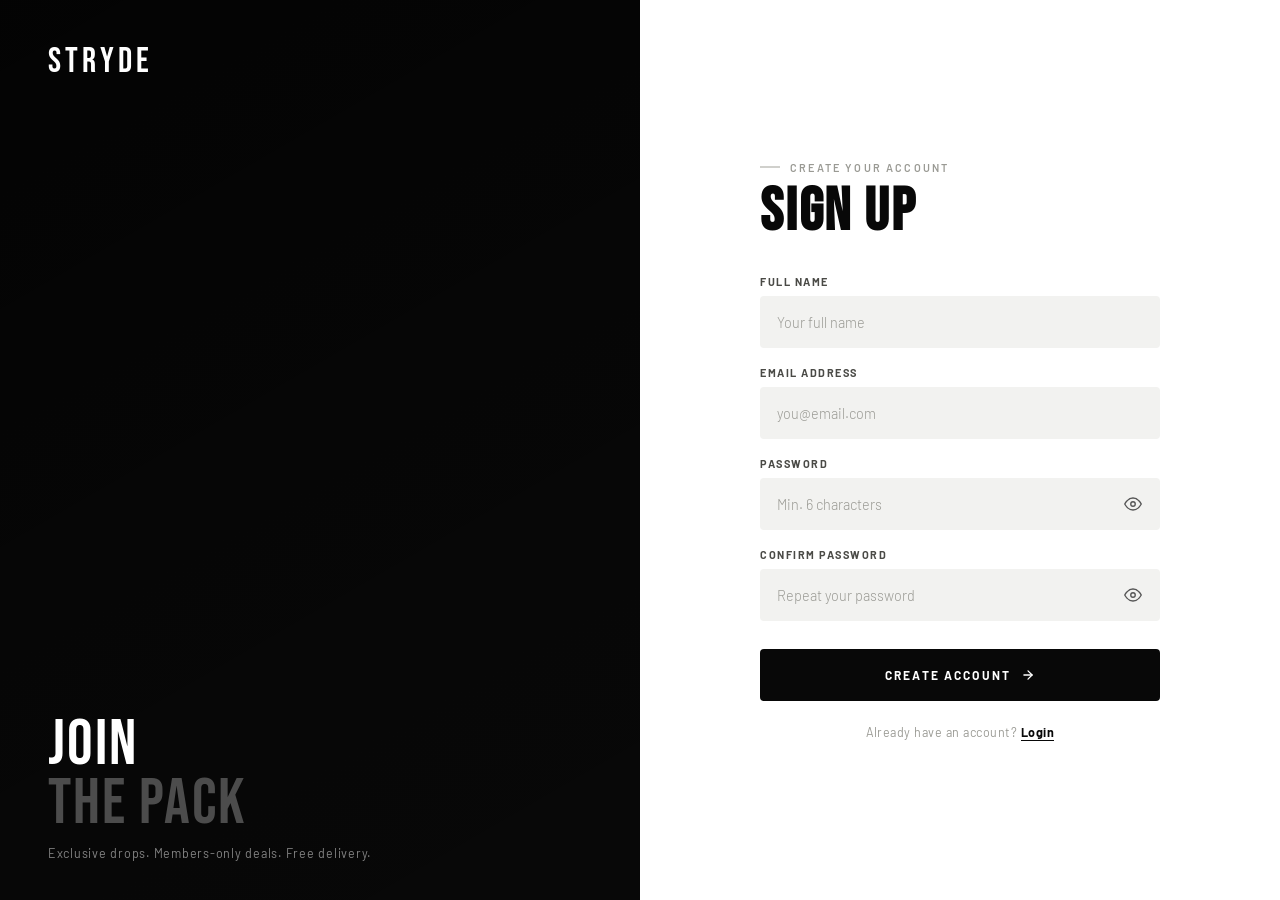
<file: signup.html>
<!DOCTYPE html>
<html lang="en">
<head>
  <meta charset="UTF-8" />
  <meta name="viewport" content="width=device-width, initial-scale=1.0" />
  <title>Stryde — Create Account</title>
  <link rel="preconnect" href="https://fonts.googleapis.com">
  <link rel="preconnect" href="https://fonts.gstatic.com" crossorigin>
  <link href="https://fonts.googleapis.com/css2?family=Bebas+Neue&family=Barlow:wght@300;400;500;600;700&display=swap" rel="stylesheet">
  <link rel="stylesheet" href="css/auth.css" />
</head>
<body>

<div class="auth-page">

  <!-- ══════════════════════════════
       LEFT — Visual panel
  ═══════════════════════════════ -->
  <div class="auth-visual" aria-hidden="true">
    <div class="auth-visual-bg"></div>
    <div class="auth-visual-overlay"></div>
    <div class="auth-visual-content">

      <!-- Logo -->
      <a href="index.html" class="auth-visual-logo">STRYDE</a>

      <!-- Bottom tagline -->
      <div>
        <p class="auth-visual-tagline">
          Join<br>
          <span class="dim">The Pack</span>
        </p>
        <p class="auth-visual-sub">Exclusive drops. Members-only deals. Free delivery.</p>
      </div>

    </div>
  </div>

  <!-- ══════════════════════════════
       RIGHT — Signup form
  ═══════════════════════════════ -->
  <div class="auth-form-panel">
    <div class="auth-form-inner">

      <!-- Header -->
      <p class="auth-form-eyebrow">Create your account</p>
      <h1 class="auth-form-title">Sign Up</h1>

      <!-- Top alert banner (shown by JS) -->
      <div class="auth-alert" id="authAlert" role="alert" aria-live="polite"></div>

      <!-- Form -->
      <form id="signupForm" novalidate>

        <!-- Full Name -->
        <div class="form-group">
          <label class="form-label" for="name">Full Name</label>
          <input
            class="form-input"
            type="text"
            id="name"
            name="name"
            placeholder="Your full name"
            autocomplete="name"
            required
          />
          <p class="field-error" id="nameError"></p>
        </div>

        <!-- Email -->
        <div class="form-group">
          <label class="form-label" for="email">Email Address</label>
          <input
            class="form-input"
            type="email"
            id="email"
            name="email"
            placeholder="you@email.com"
            autocomplete="email"
            required
          />
          <p class="field-error" id="emailError"></p>
        </div>

        <!-- Password -->
        <div class="form-group">
          <label class="form-label" for="password">Password</label>
          <div class="input-wrap">
            <input
              class="form-input"
              type="password"
              id="password"
              name="password"
              placeholder="Min. 6 characters"
              autocomplete="new-password"
              required
            />
            <button type="button" class="toggle-password" id="togglePassword" aria-label="Show password">
              <svg viewBox="0 0 24 24">
                <path d="M1 12s4-8 11-8 11 8 11 8-4 8-11 8-11-8-11-8z"/>
                <circle cx="12" cy="12" r="3"/>
              </svg>
            </button>
          </div>
          <p class="field-error" id="passwordError"></p>

          <!-- Password strength meter -->
          <div class="strength-bar-wrap" id="strengthWrap">
            <div class="strength-bar-track">
              <div class="strength-bar-fill" id="strengthFill"></div>
            </div>
            <p class="strength-label" id="strengthLabel"></p>
          </div>
        </div>

        <!-- Confirm Password -->
        <div class="form-group">
          <label class="form-label" for="confirmPassword">Confirm Password</label>
          <div class="input-wrap">
            <input
              class="form-input"
              type="password"
              id="confirmPassword"
              name="confirmPassword"
              placeholder="Repeat your password"
              autocomplete="new-password"
              required
            />
            <button type="button" class="toggle-password" id="toggleConfirmPassword" aria-label="Show confirm password">
              <svg viewBox="0 0 24 24">
                <path d="M1 12s4-8 11-8 11 8 11 8-4 8-11 8-11-8-11-8z"/>
                <circle cx="12" cy="12" r="3"/>
              </svg>
            </button>
          </div>
          <p class="field-error" id="confirmPasswordError"></p>
        </div>

        <!-- Submit -->
        <button type="submit" class="btn-auth" id="signupBtn">
          <span>Create Account</span>
          <svg viewBox="0 0 24 24" aria-hidden="true">
            <line x1="5" y1="12" x2="19" y2="12"/>
            <polyline points="12 5 19 12 12 19"/>
          </svg>
        </button>

      </form>

      <!-- Switch to login -->
      <p class="auth-switch">
        Already have an account?
        <a href="login.html">Login</a>
      </p>

    </div>
  </div>

</div><!-- /auth-page -->

<script src="js/auth.js"></script>
</body>
</html>
</file>
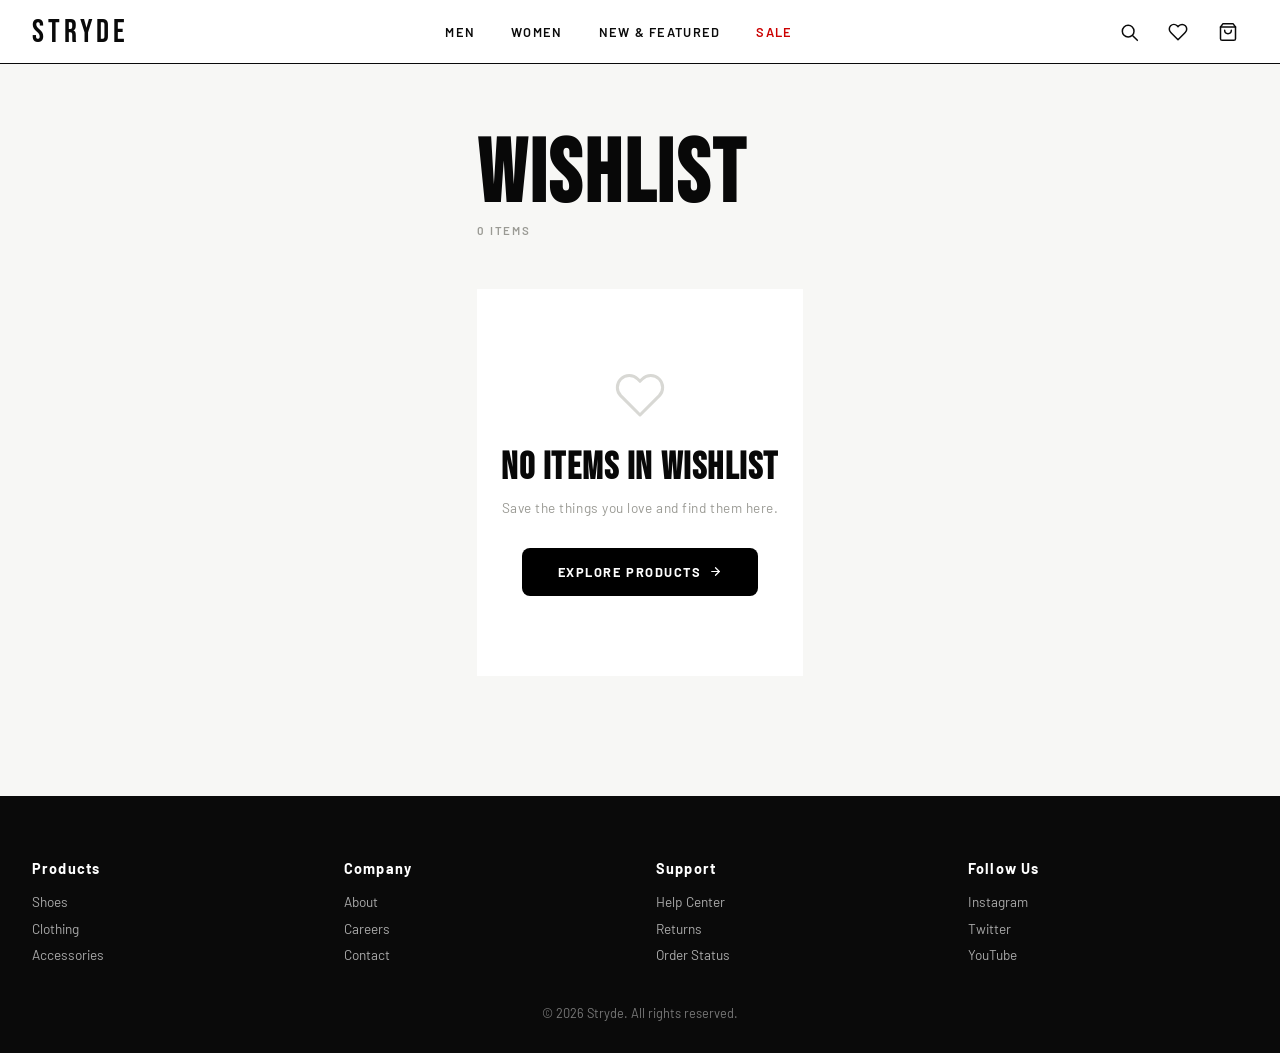
<file: wishlist.html>
<!DOCTYPE html>
<html lang="en">
<head>
  <meta charset="UTF-8" />
  <meta name="viewport" content="width=device-width, initial-scale=1.0" />
  <title>Stryde — Wishlist</title>

  <!-- Google Fonts (same as rest of site) -->
  <link rel="preconnect" href="https://fonts.googleapis.com">
  <link rel="preconnect" href="https://fonts.gstatic.com" crossorigin>
  <link href="https://fonts.googleapis.com/css2?family=Bebas+Neue&family=Barlow:wght@300;400;500;600;700&display=swap" rel="stylesheet">

  <!-- Your existing stylesheet -->
  <link rel="stylesheet" href="css/style.css" />

  <!-- Wishlist page styles (layout + card styles only) -->
  <style>
    /* ── Page shell ─────────────────────────── */
    .wishlist-page {
      max-width: 1320px;
      margin: 0 auto;
      padding: 72px 40px 120px;
    }

    /* ── Page header ────────────────────────── */
    .wishlist-page-heading {
      font-family: 'Bebas Neue', sans-serif;
      font-size: clamp(3rem, 7vw, 5.5rem);
      letter-spacing: 0.03em;
      line-height: 0.92;
      color: #080808;
      margin-bottom: 6px;
    }

    .wishlist-item-count {
      display: block;
      font-size: 0.72rem;
      font-weight: 600;
      letter-spacing: 0.16em;
      text-transform: uppercase;
      color: #9a9a94;
      margin-bottom: 52px;
    }

    /* ── Empty state ────────────────────────── */
    .wishlist-empty {
      display: none;            /* shown by JS when list is empty */
      text-align: center;
      padding: 80px 24px;
      background: #ffffff;
    }

    .wishlist-empty-icon {
      width: 52px;
      height: 52px;
      stroke: #d8d8d4;
      fill: none;
      stroke-width: 1.4;
      stroke-linecap: round;
      stroke-linejoin: round;
      margin-bottom: 20px;
    }

    .wishlist-empty-title {
      font-family: 'Bebas Neue', sans-serif;
      font-size: 2.4rem;
      letter-spacing: 0.04em;
      color: #080808;
      margin-bottom: 8px;
    }

    .wishlist-empty-sub {
      font-size: 0.85rem;
      font-weight: 400;
      color: #9a9a94;
      letter-spacing: 0.04em;
      margin-bottom: 32px;
    }

.wishlist-empty-cta {
  display: inline-flex;
  align-items: center;
  justify-content: center;
  padding: 16px 36px;

  background: #000;   /* ✅ initial black */
  color: #fff;

  font-family: 'Barlow', sans-serif;
  font-size: 0.8rem;
  font-weight: 700;
  letter-spacing: 0.12em;
  text-transform: uppercase;
  text-decoration: none; 

  border: none;
  border-radius: 8px;
  cursor: pointer;

  /* 🔥 smooth transition */
  transition: background 0.3s ease, transform 0.25s ease, box-shadow 0.25s ease;
}

.wishlist-empty-cta:hover {
  background: #e63946; /* 🔥 red */
  transform: translateY(-3px);
  box-shadow: 0 10px 25px rgba(0, 0, 0, 0.2);
}

.wishlist-empty-cta:active {
  transform: translateY(0);
  box-shadow: 0 4px 10px rgba(0,0,0,0.15);
}

.wishlist-empty-cta svg {
  margin-left: 8px;
  display: inline-block;

  transition: transform 0.3s ease; /* smooth animation */
}

.wishlist-empty-cta:hover svg {
  transform: translateX(6px); /* 👉 moves right */
}

    /* ── Card grid ──────────────────────────── */
    .wishlist-grid {
      display: grid;
      grid-template-columns: repeat(3, 1fr);
      gap: 2px;               /* tight Nike-style seam gap */
    }

    /* ── Single wishlist card ───────────────── */
    .wishlist-card {
      background: #ffffff;
      display: flex;
      flex-direction: column;
      overflow: hidden;

      /* Entrance animation */
      opacity: 0;
      transform: translateY(16px);
      animation: cardIn 0.45s cubic-bezier(0.25, 0.46, 0.45, 0.94) forwards;
    }

    /* Stagger each card's entrance */
    .wishlist-card:nth-child(1) { animation-delay: 0.04s; }
    .wishlist-card:nth-child(2) { animation-delay: 0.10s; }
    .wishlist-card:nth-child(3) { animation-delay: 0.16s; }
    .wishlist-card:nth-child(4) { animation-delay: 0.22s; }
    .wishlist-card:nth-child(5) { animation-delay: 0.28s; }
    .wishlist-card:nth-child(6) { animation-delay: 0.34s; }

    @keyframes cardIn {
      to { opacity: 1; transform: translateY(0); }
    }

    /* Image */
    .wishlist-card-image {
      width: 100%;
      aspect-ratio: 1 / 1;
      object-fit: cover;
      object-position: center top;
      background: #f2f2f0;
      display: block;
      transition: transform 0.42s cubic-bezier(0.25, 0.46, 0.45, 0.94);
    }

    .wishlist-card:hover .wishlist-card-image {
      transform: scale(1.04);
    }

    /* Body */
    .wishlist-card-body {
      padding: 18px 20px 22px;
      border-top: 1px solid #f2f2f0;
      display: flex;
      flex-direction: column;
      gap: 4px;
      flex: 1;
    }

    .wishlist-card-name {
      font-size: 0.92rem;
      font-weight: 600;
      letter-spacing: 0.01em;
      color: #080808;
      line-height: 1.3;
    }

    .wishlist-card-price {
      font-size: 0.85rem;
      font-weight: 500;
      color: #4a4a46;
      letter-spacing: 0.03em;
      margin-top: 2px;
    }

    /* Remove button */
    .wishlist-remove-btn {
      align-self: flex-start;
      margin-top: 14px;
      background: none;
      border: none;
      cursor: pointer;
      font-family: 'Barlow', sans-serif;
      font-size: 0.65rem;
      font-weight: 700;
      letter-spacing: 0.14em;
      text-transform: uppercase;
      color: #9a9a94;
      padding: 0;
      padding-bottom: 2px;
      border-bottom: 1.5px solid transparent;
      transition: color 0.15s, border-color 0.15s;
    }

    .wishlist-remove-btn:hover {
      color: #e3000b;
      border-color: #e3000b;
    }

.wishlist-actions {
  display: flex;
  gap: 10px;
  margin-top: 12px;
}

.add-cart-btn {
  flex: 1;
  background: #080808;
  color: #fff;
  border: none;
  padding: 10px;
  font-size: 0.7rem;
  letter-spacing: 0.1em;
  cursor: pointer;
  transition: background 0.2s ease;
}

.add-cart-btn:hover {
  background: #4a4a46;
}

.toast {
  position: fixed;
  bottom: 30px;
  left: 50%;
  transform: translateX(-50%) translateY(20px);

  background: #080808;
  color: #fff;
  padding: 12px 20px;
  border-radius: 6px;

  font-size: 0.8rem;
  letter-spacing: 0.08em;

  opacity: 0;
  transition: all 0.3s ease;

  z-index: 9999;
}

.toast.show {
  opacity: 1;
  transform: translateX(-50%) translateY(0);
}

    /* ── Responsive ─────────────────────────── */
    @media (max-width: 900px) {
      .wishlist-grid { grid-template-columns: repeat(2, 1fr); }
      .wishlist-page { padding: 52px 24px 80px; }
    }

    @media (max-width: 560px) {
      .wishlist-grid { grid-template-columns: 1fr; }
      .wishlist-page { padding: 40px 16px 64px; }
      .wishlist-page-heading { font-size: 2.8rem; }
    }
  </style>
</head>
<body>

  <!-- ── Navbar (same structure as index.html) ── -->
  <nav class="stryde-nav" id="navbar" role="navigation" aria-label="Main navigation">
    <div class="nav-inner">

      <a href="index.html" class="nav-logo" aria-label="Stryde home">STRYDE</a>

      <ul class="nav-menu" role="list">
        <li><a href="#">Men</a></li>
        <li><a href="#">Women</a></li>
        <li><a href="#">New &amp; Featured</a></li>
        <li><a href="#" class="sale">Sale</a></li>
      </ul>

      <div class="nav-actions">
        <div class="search-wrapper" id="searchWrapper">
          <button class="nav-icon-btn" id="searchBtn" aria-label="Toggle search" aria-expanded="false">
            <svg viewBox="0 0 24 24" aria-hidden="true">
              <circle cx="11" cy="11" r="7"/>
              <line x1="16.5" y1="16.5" x2="22" y2="22"/>
            </svg>
          </button>
          <input type="search" class="search-input" id="searchInput" placeholder="Search..." aria-label="Search" />
        </div>

        <!-- Wishlist icon in navbar -->
        <a href="wishlist.html" class="nav-icon-btn" aria-label="View wishlist">
          <svg viewBox="0 0 24 24" aria-hidden="true" stroke="#080808" fill="none"
               stroke-width="1.8" stroke-linecap="round" stroke-linejoin="round"
               width="20" height="20">
            <path d="M20.84 4.61a5.5 5.5 0 0 0-7.78 0L12 5.67l-1.06-1.06a5.5 5.5 0 0 0-7.78 7.78l1.06 1.06L12 21.23l7.78-7.78 1.06-1.06a5.5 5.5 0 0 0 0-7.78z"/>
          </svg>
        </a>

        <button class="nav-icon-btn" aria-label="View cart" onclick="window.location.href='cart.html'">
          <svg viewBox="0 0 24 24" aria-hidden="true">
            <path d="M6 2L3 6v14a2 2 0 002 2h14a2 2 0 002-2V6l-3-4z"/>
            <line x1="3" y1="6" x2="21" y2="6"/>
            <path d="M16 10a4 4 0 01-8 0"/>
          </svg>
          <span class="cart-badge" aria-hidden="true"></span>
        </button>

        <button class="hamburger" id="hamburger" aria-label="Toggle menu"
                aria-expanded="false" aria-controls="mobileDrawer">
          <span></span><span></span><span></span>
        </button>
      </div>
    </div>
  </nav>

  <!-- Mobile Drawer -->
  <div class="mobile-drawer" id="mobileDrawer" aria-hidden="true">
    <ul role="list">
      <li><a href="#">Men</a></li>
      <li><a href="#">Women</a></li>
      <li><a href="#">New &amp; Featured</a></li>
      <li><a href="#" class="sale">Sale</a></li>
    </ul>
  </div>

  <!-- ══════════════════════════════════════════
       WISHLIST PAGE CONTENT
  ═══════════════════════════════════════════ -->
  <main class="wishlist-page">

    <!-- Page heading -->
    <h1 class="wishlist-page-heading">Wishlist</h1>
    <span class="wishlist-item-count" id="wishlistItemCount"></span>

    <!-- Empty state — shown by JS when list is empty -->
    <div class="wishlist-empty" id="wishlistEmpty">
      <svg class="wishlist-empty-icon" viewBox="0 0 24 24" aria-hidden="true">
        <path d="M20.84 4.61a5.5 5.5 0 0 0-7.78 0L12 5.67l-1.06-1.06a5.5 5.5 0 0 0-7.78 7.78l1.06 1.06L12 21.23l7.78-7.78 1.06-1.06a5.5 5.5 0 0 0 0-7.78z"/>
      </svg>
      <h2 class="wishlist-empty-title">No items in wishlist</h2>
      <p class="wishlist-empty-sub">Save the things you love and find them here.</p>
      <a href="index.html" class="wishlist-empty-cta">
        Explore Products
        <svg viewBox="0 0 24 24" width="13" height="13" stroke="currentColor" fill="none"
             stroke-width="2.2" stroke-linecap="round" stroke-linejoin="round" aria-hidden="true">
          <line x1="5" y1="12" x2="19" y2="12"/>
          <polyline points="12 5 19 12 12 19"/>
        </svg>
      </a>
    </div>

    <!-- Card grid — populated by wishlist.js -->
    <div class="wishlist-grid" id="wishlistGrid"></div>

  </main>

  <!-- Scripts: main.js first (navbar), then wishlist.js -->
  <script src="js/main.js"></script>
  <script src="js/wishlist.js"></script>

  <!-- Keep item count label in sync -->
  <script>
    document.addEventListener('DOMContentLoaded', function () {
      var countLabel = document.getElementById('wishlistItemCount');
      if (!countLabel) return;

      var wishlist = JSON.parse(localStorage.getItem('stryde-wishlist') || '[]');
      var n = wishlist.length;
      countLabel.textContent = n + (n === 1 ? ' item' : ' items');
    });
  </script>

  <footer class="stryde-footer">
  <div class="footer-container">

    <div class="footer-col">
      <h4>Products</h4>
      <a href="#">Shoes</a>
      <a href="#">Clothing</a>
      <a href="#">Accessories</a>
    </div>

    <div class="footer-col">
      <h4>Company</h4>
      <a href="#">About</a>
      <a href="#">Careers</a>
      <a href="#">Contact</a>
    </div>

    <div class="footer-col">
      <h4>Support</h4>
      <a href="#">Help Center</a>
      <a href="#">Returns</a>
      <a href="#">Order Status</a>
    </div>

    <div class="footer-col">
      <h4>Follow Us</h4>
      <a href="#">Instagram</a>
      <a href="#">Twitter</a>
      <a href="#">YouTube</a>
    </div>

  </div>

  <div class="footer-bottom">
    <p>© 2026 Stryde. All rights reserved.</p>
  </div>
</footer>

</body>
</html>
</file>
<file: css/style.css>
@import url('https://fonts.googleapis.com/css2?family=Bebas+Neue&family=Barlow:wght@400;500;600&display=swap');

/* Smooth transitions everywhere */
* {
  transition: all 0.25s ease;
}

*, *::before, *::after {
  box-sizing: border-box;
  margin: 0;
  padding: 0;
}

:root {
  --black: #0a0a0a;
  --white: #ffffff;
  --nav-height: 64px;

  --off-white: #f7f7f5;
  --gray-100: #f2f2f0;
  --gray-300: #d8d8d4;
  --gray-500: #9a9a94;
  --gray-700: #4a4a46;

  --accent: #c8ff00;

  --font-display: 'Bebas Neue', sans-serif;
  --font-body: 'Barlow', sans-serif;

  --transition: 0.22s cubic-bezier(0.4, 0, 0.2, 1);
  --transition-fast: 0.18s ease;
  --transition-smooth: 0.42s ease;

  --ease-out-expo: cubic-bezier(0.16, 1, 0.3, 1);
}

html, body { height: 100%; }

body {
  font-family: var(--font-body);
  background: var(--off-white);
  color: var(--black);
  display: flex;
  flex-direction: column;
  min-height: 100vh;
  overflow-x: hidden;
}


/* ── Navbar ── */
.stryde-nav {
  position: sticky;
  top: 0;
  z-index: 1000;
  background: var(--white);
  border-bottom: 1.5px solid var(--black);
  transition: box-shadow var(--transition);
  height: var(--nav-height);
}

.stryde-nav.scrolled {
  box-shadow: 0 4px 24px rgba(0, 0, 0, 0.10);
}

.nav-inner {
  max-width: 1280px;
  margin: 0 auto;
  padding: 0 2rem;
  height: 64px;
  display: grid;
  grid-template-columns: auto 1fr auto;
  align-items: center;
}

/* ── Logo ── */
.nav-logo {
  font-family: 'Bebas Neue', sans-serif;
  font-size: 2rem;
  letter-spacing: 0.12em;
  color: var(--black);
  text-decoration: none;
  position: relative;
  display: inline-block;
  transition: color var(--transition);
  justify-self: start;
}

.nav-logo::after {
  content: '';
  position: absolute;
  left: 0;
  bottom: -2px;
  width: 0;
  height: 2px;
  background: var(--black);
  transition: width var(--transition);
}

.nav-logo:hover::after {
  width: 100%;
}

/* ── Center Menu ── */
.nav-menu {
  display: flex;
  align-items: center;
  justify-content: center;
  gap: 0.25rem;
  list-style: none;
}

.nav-menu a {
  position: relative;
  display: block;
  padding: 0.45rem 1rem;
  font-family: 'Barlow', sans-serif;
  font-size: 0.8rem;
  font-weight: 600;
  letter-spacing: 0.1em;
  text-transform: uppercase;
  color: var(--black);
  text-decoration: none;
  border-radius: 2px;
  transition: color var(--transition), background var(--transition);
  overflow: hidden;
}

.nav-menu a::before {
  content: '';
  position: absolute;
  bottom: 0;
  left: 50%;
  transform: translateX(-50%);
  width: 0;
  height: 2px;
  background: var(--black);
  transition: width var(--transition);
}

.nav-menu a:hover {
  color: var(--black);
}

.nav-menu a:hover::before {
  width: calc(100% - 2rem);
}

.nav-menu a.sale {
  color: #cc0000;
}

.nav-menu a.sale::before {
  background: #cc0000;
}

/* ── Right Actions ── */
.nav-actions {
  display: flex;
  align-items: center;
  gap: 0.6rem;
  justify-content: flex-end;
  justify-self: end;
}

.nav-icon-btn {
  position: relative;
  display: flex;
  align-items: center;
  justify-content: center;
  width: 40px;
  height: 40px;
  min-width: 40px;
  min-height: 40px;
  border: none;
  background: transparent;
  cursor: pointer;
  border-radius: 50%;
  transition: background var(--transition), transform var(--transition);
  color: var(--black);
  flex-shrink: 0; 
}

.nav-icon-btn:hover {
  background: var(--gray-light);
  transform: scale(1.08);
}

.nav-icon-btn:active {
  transform: scale(0.95);
}

.nav-icon-btn svg {
  width: 20px;
  height: 20px;
  stroke: var(--black);
  fill: none;
  stroke-width: 1.8;
  stroke-linecap: round;
  stroke-linejoin: round;
  pointer-events: none;
}

.cart-badge {
  position: absolute;
  top: 5px;
  right: 5px;
  width: 16px;
  height: 16px;
  background: var(--black);
  color: var(--white);
  font-size: 10px;
  font-weight: 700;
  border-radius: 50%;
  display: flex;
  align-items: center;
  justify-content: center;
  line-height: 1;
}

/* ── Search Expand ── */
/* ── Search Expand (LEFT SIDE FIXED) ── */
.search-wrapper {
  position: relative;
  display: flex;
  align-items: center;
}

/* Keep icon fixed */
#searchBtn {
  position: relative;
  z-index: 2;
}

/* Hidden input initially */
.search-input {
  position: absolute;
  right: 36px;
  width: 0;
  opacity: 0;

  border: none;
  border-bottom: 1.5px solid var(--black);
  outline: none;
  background: transparent;

  font-family: 'Barlow', sans-serif;
  font-size: 0.85rem;
  letter-spacing: 0.05em;
  padding: 4px 8px 4px 2px;
  color: var(--black);

  transition: width 0.3s ease, opacity 0.2s ease;
}

/* Expand LEFT */
.search-wrapper.open .search-input {
  width: 180px;
  opacity: 1;
}

.search-wrapper.open .search-input {
  opacity: 1;
}

.search-input::placeholder {
  color: var(--gray-mid);
}

/* ── Hamburger ── */
.hamburger {
  display: none;
  flex-direction: column;
  justify-content: center;
  gap: 5px;
  width: 40px;
  height: 40px;
  background: none;
  border: none;
  cursor: pointer;
  padding: 8px;
  border-radius: 50%;
  transition: background var(--transition);
}

.hamburger:hover {
  background: var(--gray-light);
}

.hamburger span {
  display: block;
  height: 1.5px;
  background: var(--black);
  border-radius: 2px;
  transform-origin: center;
  transition: transform var(--transition), opacity var(--transition), width var(--transition);
}

.hamburger span:nth-child(3) {
  width: 60%;
}

.hamburger.active span:nth-child(1) {
  transform: translateY(6.5px) rotate(45deg);
}

.hamburger.active span:nth-child(2) {
  opacity: 0;
}

.hamburger.active span:nth-child(3) {
  width: 100%;
  transform: translateY(-6.5px) rotate(-45deg);
}

/* ── Mobile Drawer ── */
.mobile-drawer {
  display: none;
  position: fixed;
  top: 64px;
  left: 0;
  right: 0;
  background: var(--white);
  border-bottom: 1.5px solid var(--black);
  padding: 1.5rem 2rem;
  transform: translateY(-8px);
  opacity: 0;
  pointer-events: none;
  transition: transform 0.3s cubic-bezier(0.4, 0, 0.2, 1), opacity 0.3s;
  z-index: 999;
}

.mobile-drawer.open {
  transform: translateY(0);
  opacity: 1;
  pointer-events: auto;
}

.mobile-drawer ul {
  list-style: none;
  display: flex;
  flex-direction: column;
  gap: 0;
}

.mobile-drawer ul li a {
  display: block;
  padding: 1rem 0;
  font-family: 'Barlow', sans-serif;
  font-size: 1rem;
  font-weight: 600;
  letter-spacing: 0.08em;
  text-transform: uppercase;
  color: var(--black);
  text-decoration: none;
  border-bottom: 1px solid #e8e8e8;
  transition: padding-left var(--transition), color var(--transition);
}

.mobile-drawer ul li:last-child a {
  border-bottom: none;
}

.mobile-drawer ul li a:hover {
  padding-left: 1rem;
}

.mobile-drawer ul li a.sale {
  color: #cc0000;
}

/* ── Responsive ── */
@media (max-width: 768px) {

  .nav-inner {
    display: flex;
    justify-content: space-between;
    align-items: center;
    position: relative;
  }

  .nav-menu {
    display: none;
  }

  .profile-wrapper {
    display: none;
  }

  .hamburger {
    display: flex !important;
    z-index: 1001;
  }

  .mobile-drawer {
    display: block;
  }

  .nav-actions {
    display: flex;
    align-items: center;
    gap: 0.5rem;
  }

  .nav-logo {
    font-size: 1.7rem;
  }

  .search-wrapper.open .search-input {
    width: 110px !important;
  }

}

@media (max-width: 480px) {
  .nav-inner {
    padding: 0 1.25rem;
  }
}

/* PROFILE DROPDOWN */
.profile-wrapper {
  position: relative;
}

.profile-dropdown {
  position: absolute;
  top: 45px;
  right: 0;
  background: white;
  border: 1px solid #ddd;
  width: 180px;
  display: none;
  flex-direction: column;
  z-index: 1000;
  min-width: 180px;
  padding: 5px 0;
}

.profile-dropdown a {
  padding: 10px;
  text-decoration: none;
  color: #111;
  transition: background 0.2s ease;
  font-size: 14px;
}

.profile-dropdown a:hover {
  background: #f5f5f5;
}

.profile-dropdown.show {
  display: flex;
}


/* ── HERO SECTION ── */

/* ── Hero ─────────────────────────────────── */
.stryde-hero {
  position: relative;
  width: 100%;
  height: 100vh;
  min-height: 600px;
  display: flex;
  align-items: center;
  overflow: hidden;
}

/* Background image */
.hero-bg {
  position: absolute;
  inset: 0;
  background-image: url('https://images.unsplash.com/photo-1542291026-7eec264c27ff?w=1800&q=90&auto=format&fit=crop&fp-x=0.6&fp-y=0.4');
  background-size: cover;
  background-position: center right;
  transform: scale(1.04);
  animation: bgReveal 1.8s var(--ease-out-expo) forwards;
  will-change: transform;
}

@keyframes bgReveal {
  from { transform: scale(1.12); }
  to   { transform: scale(1.04); }
}

/* Grain texture overlay */
.hero-grain {
  position: absolute;
  inset: 0;
  background-image: url("data:image/svg+xml,%3Csvg viewBox='0 0 256 256' xmlns='http://www.w3.org/2000/svg'%3E%3Cfilter id='noise'%3E%3CfeTurbulence type='fractalNoise' baseFrequency='0.9' numOctaves='4' stitchTiles='stitch'/%3E%3C/filter%3E%3Crect width='100%25' height='100%25' filter='url(%23noise)' opacity='1'/%3E%3C/svg%3E");
  opacity: 0.035;
  pointer-events: none;
  z-index: 2;
}

/* Gradient overlay – heavy left, lighter right */
.hero-overlay {
  position: absolute;
  inset: 0;
  background:
    linear-gradient(
      100deg,
      rgba(0,0,0,0.85) 0%,
      rgba(0,0,0,0.5) 45%,
      rgba(0,0,0,0.15) 100%
    );
}

/* Inner layout */
.hero-inner {
  position: relative;
  z-index: 3;
  width: 100%;
  max-width: 1320px;
  margin: 0 auto;
  padding: 0 60px;
  display: flex;
  flex-direction: column;
  align-items: flex-start;
}

/* ── Eyebrow ─────────────────────────────── */
.hero-eyebrow {
  display: inline-flex;
  align-items: center;
  gap: 12px;
  font-family: var(--font-body);
  font-size: 0.68rem;
  font-weight: 600;
  letter-spacing: 0.22em;
  text-transform: uppercase;
  color: var(--accent);
  margin-bottom: 20px;

  opacity: 0;
  transform: translateY(14px);
  animation: fadeUp 0.7s var(--ease-out-expo) 0.3s forwards;
}

.hero-eyebrow::before {
  content: '';
  display: block;
  width: 28px;
  height: 1.5px;
  background: var(--accent);
}

/* ── Heading ─────────────────────────────── */
.hero-heading {
  font-family: var(--font-display);
  font-size: clamp(3.5rem, 7vw, 7rem);
  line-height: 0.91;
  letter-spacing: 0.02em;
  color: var(--white);
  max-width: 14ch;

  opacity: 0;
  transform: translateY(22px);
  animation: fadeUp 0.85s var(--ease-out-expo) 0.48s forwards;
}

.hero-heading .line-dim {
  color: rgba(255,255,255,0.55);   /* ghost second line — editorial contrast */
}

.hero-heading .word-accent {
  color: var(--accent);
}

/* ── Rule ────────────────────────────────── */
.hero-rule {
  width: 56px;
  height: 2px;
  background: var(--white);
  margin: 32px 0 28px;
  opacity: 0;
  animation: fadeUp 0.6s var(--ease-out-expo) 0.7s forwards;
}

/* ── Subtitle ────────────────────────────── */
.hero-subtitle {
  font-family: var(--font-body);
  font-size: clamp(0.85rem, 1.5vw, 1rem);
  font-weight: 300;
  line-height: 1.7;
  letter-spacing: 0.04em;
  color: rgba(255,255,255,0.65);
  max-width: 36ch;

  opacity: 0;
  transform: translateY(14px);
  animation: fadeUp 0.7s var(--ease-out-expo) 0.78s forwards;
}

/* ── CTA Row ─────────────────────────────── */
.hero-cta-row {
  display: flex;
  align-items: center;
  gap: 20px;
  margin-top: 40px;

  opacity: 0;
  transform: translateY(12px);
  animation: fadeUp 0.65s var(--ease-out-expo) 0.92s forwards;
}

/* Primary button */
.btn-primary {
  display: inline-flex;
  align-items: center;
  gap: 12px;
  padding: 17px 38px;
  background: var(--white);
  color: var(--black);
  font-family: var(--font-body);
  font-size: 0.72rem;
  font-weight: 700;
  letter-spacing: 0.18em;
  text-transform: uppercase;
  text-decoration: none;
  border: none;
  cursor: pointer;
  position: relative;
  overflow: hidden;
  transition: color 0.3s ease;
}

.btn-primary::before {
  content: '';
  position: absolute;
  inset: 0;
  background: var(--accent);
  transform: translateX(-101%);
  transition: transform 0.38s var(--ease-out-expo);
}

.btn-primary:hover::before { transform: translateX(0); }
.btn-primary:hover { color: var(--black); }

.btn-primary span,
.btn-primary svg { position: relative; z-index: 1; }

.btn-primary svg {
  width: 13px;
  height: 13px;
  stroke: currentColor;
  fill: none;
  stroke-width: 2.2;
  stroke-linecap: round;
  stroke-linejoin: round;
  transition: transform 0.25s ease;
}

.btn-primary:hover svg { transform: translateX(4px); }

/* Ghost link */
.btn-ghost {
  display: inline-flex;
  align-items: center;
  gap: 8px;
  font-family: var(--font-body);
  font-size: 0.7rem;
  font-weight: 600;
  letter-spacing: 0.14em;
  text-transform: uppercase;
  color: rgba(255,255,255,0.6);
  text-decoration: none;
  padding-bottom: 3px;
  border-bottom: 1px solid rgba(255,255,255,0.25);
  transition: color 0.2s, border-color 0.2s;
}

.btn-ghost:hover {
  color: var(--white);
  border-color: var(--white);
}

/* ── Bottom meta strip ───────────────────── */
.hero-meta {
  position: absolute;
  bottom: 36px;
  right: 60px;
  z-index: 3;
  display: flex;
  align-items: center;
  gap: 32px;

  opacity: 0;
  animation: fadeIn 0.8s ease 1.2s forwards;
}

.meta-stat {
  text-align: right;
}

.meta-stat__num {
  display: block;
  font-family: var(--font-display);
  font-size: 1.9rem;
  letter-spacing: 0.04em;
  color: var(--white);
  line-height: 1;
}

.meta-stat__label {
  display: block;
  font-size: 0.62rem;
  font-weight: 600;
  letter-spacing: 0.16em;
  text-transform: uppercase;
  color: rgba(255,255,255,0.4);
  margin-top: 3px;
}

.meta-divider {
  width: 1px;
  height: 36px;
  background: rgba(255,255,255,0.15);
}

/* ── Scroll indicator ────────────────────── */
.hero-scroll {
  position: absolute;
  bottom: 24px;
  left: 50%;
  transform: translateX(-50%);
  z-index: 5;

  display: flex;
  flex-direction: column;
  align-items: center;
  gap: 6px;
}

.scroll-arrow {
  width: 14px;
  height: 14px;
  border-right: 2px solid rgba(255,255,255,0.8);
  border-bottom: 2px solid rgba(255,255,255,0.8);
  transform: rotate(45deg);
}

.hero-scroll__label {
  font-size: 0.6rem;
  letter-spacing: 0.2em;
  text-transform: uppercase;
  color: rgba(255,255,255,0.6);
}

/* ── Animations ──────────────────────────── */
@keyframes fadeUp {
  to { opacity: 1; transform: translateY(0); }
}

@keyframes fadeIn {
  to { opacity: 1; }
}

/* ── Responsive ──────────────────────────── */
@media (max-width: 900px) {
  .hero-inner  { padding: 0 36px 72px; }
  .hero-meta   { right: 36px; gap: 20px; }
  .hero-scroll { display: none; }
}

@media (max-width: 640px) {
  .stryde-hero  { height: 92vh; align-items: flex-end; }
  .hero-inner   { padding: 0 24px 60px; }

  .hero-overlay {
    background:
      linear-gradient(to bottom, rgba(4,4,4,0.35) 0%, rgba(4,4,4,0.85) 70%),
      linear-gradient(105deg, rgba(4,4,4,0.7) 0%, transparent 100%);
  }

  .hero-heading { font-size: clamp(3.6rem, 14vw, 5rem); }
  .hero-rule    { margin: 22px 0 20px; width: 40px; }

  .hero-meta {
    display: none;          /* hidden on mobile — too cramped */
  }

  .hero-cta-row { flex-direction: column; align-items: flex-start; gap: 14px; margin-top: 30px; }
  .btn-primary  { padding: 16px 32px; width: 100%; justify-content: center; }
}

@media (max-width: 400px) {
  .hero-inner { padding: 0 20px 48px; }
  .hero-eyebrow { font-size: 0.62rem; }
}


/* ── PRODUCTS ── */

/* ── Section Shell ───────────────────────────── */
.stryde-products {
  padding: 100px 0 120px;
}

.products-container {
  max-width: 1320px;
  margin: 0 auto;
  padding: 0 40px;
}

/* ── Section Header ──────────────────────────── */
.section-header {
  display: flex;
  align-items: flex-end;
  justify-content: space-between;
  margin-bottom: 56px;
  gap: 24px;
}

.header-left {
  flex: 1;
}

.section-eyebrow {
  display: inline-flex;
  align-items: center;
  gap: 10px;
  font-family: var(--font-body);
  font-size: 0.7rem;
  font-weight: 600;
  letter-spacing: 0.2em;
  text-transform: uppercase;
  color: var(--gray-500);
  margin-bottom: 12px;
}

.section-eyebrow::before {
  content: '';
  display: inline-block;
  width: 20px;
  height: 1.5px;
  background: var(--gray-300);
}

.section-title {
  font-family: var(--font-display);
  font-size: clamp(3rem, 6vw, 5.5rem);
  letter-spacing: 0.03em;
  line-height: 0.92;
  color: var(--black);
}

.section-title em {
  font-style: normal;
  color: var(--gray-300);
}

.section-cta {
  display: inline-flex;
  align-items: center;
  gap: 10px;
  font-family: var(--font-body);
  font-size: 0.78rem;
  font-weight: 600;
  letter-spacing: 0.12em;
  text-transform: uppercase;
  color: var(--black);
  text-decoration: none;
  padding-bottom: 4px;
  border-bottom: 1.5px solid var(--black);
  white-space: nowrap;
  transition: gap var(--transition-fast), opacity var(--transition-fast);
}

.section-cta:hover {
  gap: 16px;
  opacity: 0.6;
}

.section-cta svg {
  width: 14px;
  height: 14px;
  stroke: currentColor;
  fill: none;
  stroke-width: 2;
  stroke-linecap: round;
  stroke-linejoin: round;
}

/* ── Filter Strip ────────────────────────────── */
.filter-strip {
  display: flex;
  align-items: center;
  gap: 6px;
  margin-bottom: 48px;
  flex-wrap: wrap;
}

.filter-btn {
  padding: 8px 20px;
  font-family: var(--font-body);
  font-size: 0.72rem;
  font-weight: 600;
  letter-spacing: 0.1em;
  text-transform: uppercase;
  color: var(--gray-700);
  background: transparent;
  border: 1.5px solid var(--gray-300);
  border-radius: 100px;
  cursor: pointer;
  transition: background var(--transition-fast), color var(--transition-fast), border-color var(--transition-fast);
}

.filter-btn:hover {
  border-color: var(--black);
  color: var(--black);
}

.filter-btn.active {
  background: var(--black);
  color: var(--white);
  border-color: var(--black);
}

/* ── Product Grid ────────────────────────────── */
.products-grid {
  display: grid;
  grid-template-columns: repeat(3, 1fr);
  gap: 2px;
}

/* ── Product Card ────────────────────────────── */
.product-card {
  position: relative;
  background: var(--white);
  cursor: pointer;
  display: flex;
  flex-direction: column;
  /* staggered entrance */
  opacity: 1 !important;
  transform: none !important;
  animation: cardReveal 0.6s var(--transition-smooth) forwards;
  border-radius: 1rem;
  overflow: hidden;
  background: #fff;
  transition: all 0.3s ease;
}

.product-card:nth-child(1) { animation-delay: 0.05s; }
.product-card:nth-child(2) { animation-delay: 0.13s; }
.product-card:nth-child(3) { animation-delay: 0.21s; }
.product-card:nth-child(4) { animation-delay: 0.29s; }
.product-card:nth-child(5) { animation-delay: 0.37s; }
.product-card:nth-child(6) { animation-delay: 0.45s; }

@keyframes cardReveal {
  to { opacity: 1; transform: translateY(0); }
}

.product-card:hover {
  transform: translateY(-8px);
  box-shadow: 0 20px 40px rgba(0,0,0,0.1);
}

/* Image zone */
.card-image-wrap {
  position: relative;
  aspect-ratio: 4 / 4.5;
  background: var(--gray-100);
  overflow: hidden;
}

.card-image-wrap img {
  width: 100%;
  height: 100%;
  object-fit: cover;
  object-position: center top;
  transition: transform var(--transition-smooth), filter var(--transition-smooth);
  filter: brightness(0.97);
  display: block;
  transition: transform 0.4s ease;
}

/* Hover: image scale + lift card */
.product-card:hover .card-image-wrap img {
  transform: scale(1.045);
  filter: brightness(1);
  transform: scale(1.05);
}

/* Quick-add overlay */
.card-overlay {
  position: absolute;
  bottom: 0;
  left: 0;
  right: 0;
  padding: 20px;
  background: linear-gradient(to top, rgba(0,0,0,0.55) 0%, transparent 100%);
  display: flex;
  justify-content: center;
  transform: translateY(100%);
  transition: transform var(--transition-smooth);
}

.product-card:hover .card-overlay {
  transform: translateY(0);
}

.quick-add-btn {
  width: 100%;
  padding: 13px 24px;
  background: var(--white);
  color: var(--black);
  font-family: var(--font-body);
  font-size: 0.72rem;
  font-weight: 700;
  letter-spacing: 0.15em;
  text-transform: uppercase;
  border: none;
  cursor: pointer;
  transition: background var(--transition-fast), color var(--transition-fast);
}

.quick-add-btn:hover {
  background: var(--black);
  color: var(--white);
}

/* Badges */
.card-badges {
  position: absolute;
  top: 16px;
  left: 16px;
  display: flex;
  flex-direction: column;
  gap: 6px;
  z-index: 2;
}

.badge {
  display: inline-block;
  padding: 4px 10px;
  font-family: var(--font-body);
  font-size: 0.62rem;
  font-weight: 700;
  letter-spacing: 0.12em;
  text-transform: uppercase;
}

.badge-new    { background: var(--black); color: var(--white); }
.badge-sale   { background: #e3000b;      color: var(--white); }
.badge-hot    { background: var(--accent); color: var(--black); }

/* Wishlist */
.wishlist-btn {
  position: absolute;
  top: 14px;
  right: 14px;
  z-index: 2;
  width: 36px;
  height: 36px;
  background: var(--white);
  border: none;
  border-radius: 50%;
  display: flex;
  align-items: center;
  justify-content: center;
  cursor: pointer;
  opacity: 0;
  transform: scale(0.8);
  transition: opacity var(--transition-fast), transform var(--transition-fast), background var(--transition-fast);
  box-shadow: 0 2px 10px rgba(0,0,0,0.12);
}

.product-card:hover .wishlist-btn {
  opacity: 1;
  transform: scale(1);
}

.wishlist-btn:hover { background: var(--black); }
.wishlist-btn:hover svg { stroke: var(--white); }

.wishlist-btn svg {
  width: 15px;
  height: 15px;
  stroke: var(--black);
  fill: none;
  stroke-width: 1.8;
  stroke-linecap: round;
  stroke-linejoin: round;
  transition: stroke var(--transition-fast);
}

.wishlist-btn.active svg { fill: #e3000b; stroke: #e3000b; }

/* Card body */
.card-body {
  padding: 20px 22px 24px;
  flex: 1;
  display: flex;
  flex-direction: column;
  gap: 4px;
  border-top: 1px solid var(--gray-100);
}

.card-category {
  font-size: 0.65rem;
  font-weight: 600;
  letter-spacing: 0.16em;
  text-transform: uppercase;
  color: var(--gray-500);
}

.card-name {
  font-family: var(--font-body);
  font-size: 0.95rem;
  font-weight: 600;
  color: var(--black);
  line-height: 1.35;
  letter-spacing: 0.01em;
  margin-top: 2px;
}

.card-colorway {
  font-size: 0.75rem;
  font-weight: 400;
  color: var(--gray-500);
  margin-top: 1px;
}

.card-footer {
  display: flex;
  align-items: center;
  justify-content: space-between;
  margin-top: 14px;
}

.card-price {
  font-family: var(--font-body);
  font-size: 0.9rem;
  font-weight: 600;
  color: var(--black);
  letter-spacing: 0.02em;
}

.card-price .original {
  font-size: 0.78rem;
  font-weight: 400;
  color: var(--gray-500);
  text-decoration: line-through;
  margin-right: 6px;
}

.card-price .sale-price { color: #e3000b; }

/* Color swatches */
.card-swatches {
  display: flex;
  gap: 5px;
}

.swatch {
  width: 12px;
  height: 12px;
  border-radius: 50%;
  border: 1.5px solid transparent;
  cursor: pointer;
  transition: transform var(--transition-fast), border-color var(--transition-fast);
}

.swatch:hover   { transform: scale(1.3); }
.swatch.active  { border-color: var(--black); }

/* ── Featured card (spans 2 cols) ────────────── */
.product-card.featured {
  grid-column: span 2;
}

.product-card.featured .card-image-wrap {
  aspect-ratio: 16 / 10;
}

.product-card.featured .card-name {
  font-size: 1.1rem;
}

/* ── Bottom CTA Strip ────────────────────────── */
.products-footer {
  display: flex;
  align-items: center;
  justify-content: center;
  margin-top: 56px;
  gap: 16px;
}

.btn-outline {
  display: inline-flex;
  align-items: center;
  gap: 10px;
  padding: 16px 40px;
  font-family: var(--font-body);
  font-size: 0.75rem;
  font-weight: 700;
  letter-spacing: 0.15em;
  text-transform: uppercase;
  color: var(--black);
  background: transparent;
  border: 1.5px solid var(--black);
  text-decoration: none;
  cursor: pointer;
  transition: background var(--transition-fast), color var(--transition-fast);
}

.btn-outline:hover { background: var(--black); color: var(--white); }

.btn-fill {
  display: inline-flex;
  align-items: center;
  gap: 10px;
  padding: 16px 40px;
  font-family: var(--font-body);
  font-size: 0.75rem;
  font-weight: 700;
  letter-spacing: 0.15em;
  text-transform: uppercase;
  color: var(--white);
  background: var(--black);
  border: 1.5px solid var(--black);
  text-decoration: none;
  cursor: pointer;
  transition: background var(--transition-fast), color var(--transition-fast);
}

.btn-fill:hover { background: var(--gray-700); }

/* ── FOOTER ── */
.stryde-footer {
  background: #0a0a0a;
  color: white;
  padding: 4rem 2rem 2rem;
}

.footer-container {
  display: grid;
  grid-template-columns: repeat(4, 1fr);
  gap: 2rem;
}

.footer-col h4 {
  margin-bottom: 1rem;
  font-size: 0.9rem;
  letter-spacing: 0.08em;
}

.footer-col a {
  display: block;
  color: #aaa;
  text-decoration: none;
  margin-bottom: 0.6rem;
  font-size: 0.85rem;
}

.footer-col a:hover {
  color: white;
}

.footer-bottom {
  margin-top: 2rem;
  text-align: center;
  font-size: 0.8rem;
  color: #777;
}

/* Mobile */
@media (max-width: 768px) {
  .footer-container {
    grid-template-columns: 2fr 2fr;
  }
}

/* ── Responsive ──────────────────────────────── */
@media (max-width: 1024px) {
  .products-container { padding: 0 24px; }
  .stryde-products    { padding: 72px 0 88px; }
  .section-title      { font-size: clamp(2.6rem, 5vw, 4rem); }
}

@media (max-width: 860px) {
  .products-grid { grid-template-columns: repeat(2, 1fr); }
  .product-card.featured { grid-column: span 2; }
  .section-header { flex-direction: column; align-items: flex-start; gap: 20px; }
}

@media (max-width: 560px) {
  .products-grid { grid-template-columns: 1fr; gap: 2px; }
  .product-card.featured { grid-column: span 1; }
  .product-card.featured .card-image-wrap { aspect-ratio: 4 / 3.5; }
  .stryde-products { padding: 52px 0 64px; }
  .products-container { padding: 0 16px; }
  .section-title { font-size: 2.8rem; }
  .section-header { margin-bottom: 32px; }
  .filter-strip { margin-bottom: 28px; }
  .products-footer { flex-direction: column; width: 100%; }
  .btn-outline,
  .btn-fill { width: 100%; justify-content: center; }
}


/* ── CART PAGE ── */

.cart-page {
  padding: 6rem 2rem 3rem;
  max-width: 1200px;
  margin: auto;
  flex: 1;
  display: flex;
  justify-content: center;
  align-items: center;
}

.cart-empty {
  display: flex;
  flex-direction: column;
  align-items: center;
  justify-content: center;
  text-align: center;
  min-height: 60vh;         /* pushes it to middle of page */
  padding: 2rem;
}

.cart-empty-icon {
  width: 80px;
  height: 80px;
  stroke: #ccc;
  fill: none;
  margin-bottom: 1.5rem;
}

.cart-empty-title {
  font-size: 1.4rem;
  margin-bottom: 0.5rem;
}

.cart-empty-sub {
  color: #777;
  margin-bottom: 1rem;
}

.cart-empty .btn-checkout {
  max-width: 200px;
  width: 100%;
  margin-top: 1rem;
}

.cart-layout {
  display: grid;
  grid-template-columns: 2fr 1fr;
  gap: 2rem;
}

.cart-page-heading {
  font-family: 'Bebas Neue', sans-serif;
  font-size: 2.5rem;
  letter-spacing: 1px;
}

.cart-item-count {
  color: #777;
  font-size: 0.9rem;
  margin-bottom: 1.5rem;
}

.cart-page-heading,
.cart-item-count {
  margin-left: 0.2rem;
}

.cart-items-list {
  display: flex;
  flex-direction: column;
  gap: 1.5rem;
}

.cart-item {
  display: flex;
  gap: 1.5rem;
  align-items: center;
  padding: 1.8rem;
  border-bottom: 1px solid #eee;
  border-radius: 10px;
  background: #fff;
}

.cart-item-image {
  width: 120px;
  height: 120px;
  object-fit: cover;
  border-radius: 10px;
}

.cart-item-info {
  flex: 1;
}

.cart-item-name {
  font-size: 1.1rem;
  font-weight: 600;
}

.cart-item-price {
  color: #666;
  margin: 0.3rem 0;
}

.cart-item-qty {
  display: flex;
  align-items: center;
  gap: 0.6rem;
  margin-top: 0.5rem;
}

.qty-btn {
  width: 36px;
  height: 36px;
  border: 1px solid #ccc;
  background: #fff;
  cursor: pointer;
  font-size: 1rem;
  display: flex;
  align-items: center;
  justify-content: center;
  transition: all 0.2s ease;
}

.qty-btn:hover {
  background: #f5f5f5;
  border-color: #999;
}

.qty-value {
  min-width: 20px;
  text-align: center;
  font-weight: 500;
}

.cart-item-qty {
  display: flex;
  align-items: center;
  gap: 0.5rem;
  margin-top: 0.5rem;
}

.cart-item-right {
  margin-left: auto;
  display: flex;
  flex-direction: column;
  align-items: flex-end;
  gap: 0.6rem;
}

.cart-item-subtotal {
  font-weight: 500;
}

.cart-item {
  box-shadow: 0 4px 12px rgba(0,0,0,0.05);
  transition: transform 0.2s ease;
}

.cart-item:hover {
  transform: translateY(-2px);
}

.cart-remove-btn {
  background: none;
  border: none;
  cursor: pointer;
  color: #e63946;
  display: flex;
  align-items: center;
}

.cart-remove-btn svg {
  transition: transform 0.2s ease;
}

.cart-remove-btn:hover svg {
  transform: scale(1.15);
}

.cart-summary {
  border: 1px solid #eee;
  padding: 1.5rem;
  border-radius: 10px;
  background: #fafafa;
}

.summary-title {
  font-size: 1.3rem;
  margin-bottom: 1rem;
}

.summary-row {
  display: flex;
  justify-content: space-between;
  margin: 0.5rem 0;
}

.total-row {
  font-weight: 600;
  font-size: 1.1rem;
  margin-top: 1rem;
}

.summary-notice {
  margin-top: 1rem;
  font-size: 0.9rem;
  color: #666;
}

.btn-checkout {
  display: block;
  background: black;
  color: white;
  text-align: center;
  padding: 0.9rem;
  margin-top: 1rem;
  text-decoration: none;
  border-radius: 6px;
  transition: all 0.3s ease;
}

.btn-checkout:hover {
  background: #e63946;   /* red accent */
  transform: translateY(-2px);
}

.btn-checkout:active {
  transform: scale(0.97);
}

.btn-continue {
  display: block;
  text-align: center;
  margin-top: 1rem;
  margin-bottom: 1rem;
  font-weight: 500;
  text-decoration: underline;
  color: #333;
  transition: color 0.2s ease;
}

.btn-continue:hover {
  color: #e63946;
}

/* Mobile */
@media (max-width: 768px) {
  .cart-layout {
    grid-template-columns: 1fr;
  }

  .cart-item {
    flex-direction: column;
    align-items: flex-start;
  }

  .cart-item-right {
    width: 100%;
    text-align: left;
  }
}

#userGreeting,
#ordersLink,
#logoutLink {
  display: none;
}

.profile-dropdown a,
#userGreeting {
  display: block;
  padding: 12px 20px;
  font-size: 14px;
  font-weight: 600;
  border-bottom: 1px solid #eee;
  margin: 0;
}

.profile-dropdown a:not(:last-child) {
  border-bottom: 1px solid #f1f1f1;
}
</file>
<file: css/checkout.css>
/* =============================================
   STRYDE — CHECKOUT STYLES
   Theme: Nike-inspired, black & white, minimal
   Font: Bebas Neue (display) + DM Sans (body)
============================================= */

*, *::before, *::after {
  box-sizing: border-box;
  margin: 0;
  padding: 0;
}

:root {
  --black: #0a0a0a;
  --white: #ffffff;
  --gray-100: #f5f5f5;
  --gray-200: #e8e8e8;
  --gray-400: #aaaaaa;
  --gray-600: #666666;
  --accent: #0a0a0a;
  --radius-sm: 8px;
  --radius-md: 14px;
  --radius-lg: 20px;
  --transition: 0.22s cubic-bezier(0.4, 0, 0.2, 1);
  --shadow-soft: 0 2px 20px rgba(0,0,0,0.06);
  --shadow-card: 0 8px 40px rgba(0,0,0,0.10);
}

html { scroll-behavior: smooth; }

body {
  font-family: 'DM Sans', sans-serif;
  background: var(--gray-100);
  color: var(--black);
  min-height: 100vh;
  -webkit-font-smoothing: antialiased;
}

/* ── HEADER ── */
.site-header {
  background: var(--black);
  padding: 0 48px;
  height: 64px;
  display: flex;
  align-items: center;
  position: sticky;
  top: 0;
  z-index: 100;
}

.header-inner {
  width: 100%;
  display: flex;
  justify-content: space-between;
  align-items: center;
}

.brand {
  font-family: 'Bebas Neue', sans-serif;
  font-size: 28px;
  color: var(--white);
  letter-spacing: 3px;
}

.header-label {
  font-size: 11px;
  font-weight: 500;
  color: var(--gray-400);
  letter-spacing: 2px;
  text-transform: uppercase;
}

/* ── MAIN WRAPPER ── */
.checkout-wrapper {
  display: flex;
  justify-content: center;
  align-items: flex-start;
  min-height: calc(100vh - 64px);
  padding: 48px 24px 80px;
}

/* ── CHECKOUT CONTAINER ── */
.checkout-container {
  background: var(--white);
  border-radius: var(--radius-lg);
  box-shadow: var(--shadow-card);
  display: flex;
  flex-direction: row;
  width: 100%;
  max-width: 960px;
  overflow: hidden;
  animation: fadeUp 0.5s ease both;
}

@keyframes fadeUp {
  from { opacity: 0; transform: translateY(24px); }
  to   { opacity: 1; transform: translateY(0); }
}

/* ── DIVIDER ── */
.checkout-divider {
  width: 1px;
  background: var(--gray-200);
  margin: 48px 0;
  flex-shrink: 0;
}

/* ── SECTIONS ── */
.checkout-form-section,
.order-summary-section {
  flex: 1;
  padding: 52px 48px;
}

.section-title {
  font-family: 'Bebas Neue', sans-serif;
  font-size: 32px;
  letter-spacing: 2px;
  color: var(--black);
  margin-bottom: 36px;
}

/* ── FORM ── */
.form-group {
  display: flex;
  flex-direction: column;
  gap: 8px;
  margin-bottom: 24px;
}

.form-group label {
  font-size: 11px;
  font-weight: 600;
  letter-spacing: 1.5px;
  text-transform: uppercase;
  color: var(--gray-600);
}

.form-input {
  border: 1.5px solid var(--gray-200);
  border-radius: var(--radius-sm);
  padding: 14px 18px;
  font-family: 'DM Sans', sans-serif;
  font-size: 15px;
  color: var(--black);
  background: var(--white);
  outline: none;
  transition: border-color var(--transition), box-shadow var(--transition);
  width: 100%;
}

.form-input::placeholder {
  color: var(--gray-400);
  font-weight: 300;
}

.form-input:focus {
  border-color: var(--black);
  box-shadow: 0 0 0 3px rgba(10,10,10,0.07);
}

.form-input.error {
  border-color: #e53e3e;
  box-shadow: 0 0 0 3px rgba(229,62,62,0.08);
}

.field-error {
  font-size: 12px;
  color: #e53e3e;
  min-height: 16px;
  font-weight: 500;
  letter-spacing: 0.3px;
}

/* ── PLACE ORDER BUTTON ── */
.place-order-btn {
  margin-top: 12px;
  width: 100%;
  background: var(--black);
  color: var(--white);
  border: none;
  border-radius: 999px;
  padding: 17px 28px;
  font-family: 'DM Sans', sans-serif;
  font-size: 15px;
  font-weight: 600;
  letter-spacing: 0.8px;
  cursor: pointer;
  display: flex;
  align-items: center;
  justify-content: center;
  gap: 10px;
  transition: background var(--transition), transform var(--transition), box-shadow var(--transition);
  position: relative;
  overflow: hidden;
}

.place-order-btn::after {
  content: '';
  position: absolute;
  inset: 0;
  background: rgba(255,255,255,0.08);
  opacity: 0;
  transition: opacity var(--transition);
}

.place-order-btn:hover {
  background: #222;
  transform: translateY(-1px);
  box-shadow: 0 6px 24px rgba(0,0,0,0.2);
}

.place-order-btn:hover::after { opacity: 1; }

.place-order-btn:active {
  transform: translateY(0);
  box-shadow: none;
}

.btn-arrow {
  font-size: 18px;
  transition: transform var(--transition);
}

.place-order-btn:hover .btn-arrow {
  transform: translateX(4px);
}

/* ── ORDER SUMMARY ── */

.summary-row {
  display: flex;
  justify-content: space-between;
  margin-top: 10px;
  font-size: 14px;
  color: #444;
}

.cart-items {
  display: flex;
  flex-direction: column;
  gap: 0;
}

.cart-item {
  display: flex;
  align-items: center;
  gap: 16px;
  padding: 16px 0;
  border-bottom: 1px solid var(--gray-200);
  animation: fadeIn 0.3s ease both;
}

.cart-item:last-child { border-bottom: none; }

@keyframes fadeIn {
  from { opacity: 0; transform: translateX(8px); }
  to   { opacity: 1; transform: translateX(0); }
}

.item-image {
  width: 60px;
  height: 60px;
  border-radius: var(--radius-sm);
  object-fit: cover;
  background: var(--gray-100);
  flex-shrink: 0;
  border: 1px solid var(--gray-200);
}

.item-image-placeholder {
  width: 60px;
  height: 60px;
  border-radius: var(--radius-sm);
  background: var(--gray-100);
  display: flex;
  align-items: center;
  justify-content: center;
  flex-shrink: 0;
  border: 1px solid var(--gray-200);
}

.item-image-placeholder svg {
  width: 24px;
  height: 24px;
  opacity: 0.3;
}

.item-info {
  flex: 1;
  min-width: 0;
}

.item-name {
  font-size: 14px;
  font-weight: 600;
  color: var(--black);
  white-space: nowrap;
  overflow: hidden;
  text-overflow: ellipsis;
  margin-bottom: 4px;
}

.item-qty {
  font-size: 12px;
  color: var(--gray-600);
  font-weight: 400;
}

.item-price {
  font-size: 15px;
  font-weight: 600;
  color: var(--black);
  white-space: nowrap;
  font-variant-numeric: tabular-nums;
}

/* ── EMPTY CART ── */
.empty-cart {
  padding: 40px 0;
  text-align: center;
  color: var(--gray-400);
  font-size: 15px;
}

/* ── ORDER TOTAL ── */
.order-total-row {
  display: flex;
  justify-content: space-between;
  align-items: center;
  margin-top: 28px;
  padding-top: 20px;
  border-top: 2px solid var(--black);
}

.total-label {
  font-family: 'Bebas Neue', sans-serif;
  font-size: 22px;
  letter-spacing: 2px;
  color: var(--black);
}

.total-amount {
  font-family: 'Bebas Neue', sans-serif;
  font-size: 28px;
  letter-spacing: 1px;
  color: var(--black);
}

/* ── SUCCESS OVERLAY ── */
.success-overlay {
  position: fixed;
  inset: 0;
  background: rgba(10,10,10,0.72);
  display: flex;
  align-items: center;
  justify-content: center;
  z-index: 999;
  opacity: 0;
  pointer-events: none;
  transition: opacity 0.3s ease;
  backdrop-filter: blur(4px);
}

.success-overlay.active {
  opacity: 1;
  pointer-events: all;
}

.success-card {
  background: var(--white);
  border-radius: var(--radius-lg);
  padding: 56px 48px;
  text-align: center;
  max-width: 400px;
  width: 90%;
  transform: scale(0.9);
  transition: transform 0.35s cubic-bezier(0.34, 1.56, 0.64, 1);
}

.success-overlay.active .success-card {
  transform: scale(1);
}

.success-icon {
  width: 72px;
  height: 72px;
  background: var(--black);
  color: var(--white);
  border-radius: 50%;
  font-size: 32px;
  display: flex;
  align-items: center;
  justify-content: center;
  margin: 0 auto 24px;
}

.success-title {
  font-family: 'Bebas Neue', sans-serif;
  font-size: 36px;
  letter-spacing: 2px;
  margin-bottom: 12px;
}

.success-msg {
  font-size: 14px;
  color: var(--gray-600);
  line-height: 1.6;
  margin-bottom: 32px;
}

.success-loader {
  height: 3px;
  background: var(--gray-200);
  border-radius: 99px;
  overflow: hidden;
  margin-bottom: 16px;
}

.loader-bar {
  height: 100%;
  width: 0%;
  background: var(--black);
  border-radius: 99px;
  transition: width 2.5s linear;
}

.success-overlay.active .loader-bar {
  width: 100%;
}

.success-redirect {
  font-size: 12px;
  color: var(--gray-400);
  letter-spacing: 0.5px;
}

#savedAddress {
  appearance: none;
  -webkit-appearance: none;
  -moz-appearance: none;

  background-image:
    linear-gradient(45deg, transparent 50%, #080808 50%),
    linear-gradient(135deg, #080808 50%, transparent 50%);

  background-position:
    calc(100% - 20px) calc(50% - 3px),
    calc(100% - 14px) calc(50% - 3px);

  background-size: 6px 6px;
  background-repeat: no-repeat;

  cursor: pointer;
}

/* ── RESPONSIVE ── */
@media (max-width: 720px) {
  .checkout-container {
    flex-direction: column;
  }

  .checkout-divider {
    width: auto;
    height: 1px;
    margin: 0 48px;
  }

  .checkout-form-section,
  .order-summary-section {
    padding: 40px 28px;
  }

  .site-header {
    padding: 0 24px;
  }
}

@media (max-width: 480px) {
  .checkout-form-section,
  .order-summary-section {
    padding: 32px 20px;
  }

  .section-title { font-size: 26px; }
}

.btn-back {
  display: inline-block;
  margin-top: 10px;
  padding: 10px 16px;
  background: #000;
  color: #fff;
  border-radius: 999px;
  text-decoration: none;
}

.btn-back:hover {
  background: #e60023;
}
</file>
<file: css/auth.css>
@import url('https://fonts.googleapis.com/css2?family=Bebas+Neue&family=Barlow:wght@300;400;500;600;700&display=swap');

/* ── Variables ───────────────────────────────── */
:root {
  --black:        #080808;
  --white:        #ffffff;
  --off-white:    #f7f7f5;
  --gray-100:     #f2f2f0;
  --gray-200:     #e8e8e5;
  --gray-300:     #d0d0cc;
  --gray-500:     #9a9a94;
  --gray-700:     #4a4a46;
  --red:          #e3000b;
  --green:        #1a7a3c;
  --accent:       #c8ff00;

  --font-display: 'Bebas Neue', sans-serif;
  --font-body:    'Barlow', sans-serif;

  --ease-out:     cubic-bezier(0.16, 1, 0.3, 1);
  --ease-smooth:  cubic-bezier(0.25, 0.46, 0.45, 0.94);

  --input-height: 52px;
  --radius:       4px;
}

/* ── Reset ───────────────────────────────────── */
*, *::before, *::after {
  box-sizing: border-box;
  margin: 0;
  padding: 0;
}

html, body {
  height: 100%;
}

body {
  font-family: var(--font-body);
  background: var(--off-white);
  color: var(--black);
  -webkit-font-smoothing: antialiased;
}

/* ── Page layout ─────────────────────────────── */
.auth-page {
  min-height: 100vh;
  display: grid;
  grid-template-columns: 1fr 1fr;
}

/* ── Left panel — visual ─────────────────────── */
.auth-visual {
  position: relative;
  overflow: hidden;
  background: var(--black);
}

.auth-visual-bg {
  position: absolute;
  inset: 0;
  background-image: url('https://images.unsplash.com/photo-1542291026-7eec264c27ff?w=1200&q=90&auto=format&fit=crop');
  background-size: cover;
  background-position: center 30%;
  opacity: 0.45;
  transform: scale(1.05);
  animation: bgPull 1.6s var(--ease-out) forwards;
}

@keyframes bgPull {
  to { transform: scale(1); }
}

.auth-visual-overlay {
  position: absolute;
  inset: 0;
  background: linear-gradient(
    150deg,
    rgba(0,0,0,0.6) 0%,
    rgba(0,0,0,0.2) 60%,
    transparent 100%
  );
}

.auth-visual-content {
  position: relative;
  z-index: 2;
  height: 100%;
  display: flex;
  flex-direction: column;
  justify-content: space-between;
  padding: 40px 48px;

  opacity: 0;
  animation: fadeUp 0.8s var(--ease-out) 0.3s forwards;
}

@keyframes fadeUp {
  from { opacity: 0; transform: translateY(16px); }
  to   { opacity: 1; transform: translateY(0); }
}

.auth-visual-logo {
  font-family: var(--font-display);
  font-size: 2.2rem;
  letter-spacing: 0.12em;
  color: var(--white);
  text-decoration: none;
}

.auth-visual-tagline {
  font-family: var(--font-display);
  font-size: clamp(3rem, 5vw, 5rem);
  line-height: 0.92;
  letter-spacing: 0.03em;
  color: var(--white);
}

.auth-visual-tagline .dim {
  color: rgba(255, 255, 255, 0.28);
}

.auth-visual-sub {
  font-size: 0.78rem;
  font-weight: 400;
  letter-spacing: 0.06em;
  color: rgba(255, 255, 255, 0.5);
  margin-top: 12px;
}

/* ── Right panel — form ──────────────────────── */
.auth-form-panel {
  display: flex;
  flex-direction: column;
  justify-content: center;
  align-items: center;
  padding: 64px 48px;
  background: var(--white);
  overflow-y: auto;
}

.auth-form-inner {
  width: 100%;
  max-width: 400px;

  opacity: 0;
  transform: translateY(20px);
  animation: fadeUp 0.7s var(--ease-out) 0.15s forwards;
}

/* ── Form header ─────────────────────────────── */
.auth-form-eyebrow {
  font-size: 0.68rem;
  font-weight: 600;
  letter-spacing: 0.2em;
  text-transform: uppercase;
  color: var(--gray-500);
  margin-bottom: 10px;
  display: flex;
  align-items: center;
  gap: 10px;
}

.auth-form-eyebrow::before {
  content: '';
  display: inline-block;
  width: 20px;
  height: 1.5px;
  background: var(--gray-300);
}

.auth-form-title {
  font-family: var(--font-display);
  font-size: clamp(2.8rem, 5vw, 3.8rem);
  letter-spacing: 0.03em;
  line-height: 0.92;
  color: var(--black);
  margin-bottom: 36px;
}

/* ── Form group (label + input) ──────────────── */
.form-group {
  position: relative;
  margin-bottom: 18px;
}

.form-label {
  display: block;
  font-size: 0.68rem;
  font-weight: 700;
  letter-spacing: 0.14em;
  text-transform: uppercase;
  color: var(--gray-700);
  margin-bottom: 8px;
}

.form-input {
  width: 100%;
  height: var(--input-height);
  padding: 0 16px;
  font-family: var(--font-body);
  font-size: 0.9rem;
  font-weight: 400;
  color: var(--black);
  background: var(--gray-100);
  border: 1.5px solid transparent;
  border-radius: var(--radius);
  outline: none;
  transition:
    border-color 0.2s ease,
    background 0.2s ease,
    box-shadow 0.2s ease;
}

.form-input::placeholder {
  color: var(--gray-500);
  font-weight: 300;
}

.form-input:hover {
  background: var(--gray-200);
}

.form-input:focus {
  background: var(--white);
  border-color: var(--black);
  box-shadow: 0 0 0 3px rgba(8, 8, 8, 0.07);
}

/* Input error state */
.form-input.input-error {
  border-color: var(--red);
  background: #fff5f5;
  box-shadow: 0 0 0 3px rgba(227, 0, 11, 0.07);
}

/* Input success state */
.form-input.input-success {
  border-color: var(--green);
}

/* Password toggle wrapper */
.input-wrap {
  position: relative;
}

.input-wrap .form-input {
  padding-right: 48px;
}

.toggle-password {
  position: absolute;
  right: 14px;
  top: 50%;
  transform: translateY(-50%);
  background: none;
  border: none;
  cursor: pointer;
  color: var(--gray-500);
  display: flex;
  align-items: center;
  padding: 4px;
  transition: color 0.15s;
}

.toggle-password:hover {
  color: var(--black);
}

.toggle-password svg {
  width: 18px;
  height: 18px;
  stroke: currentColor;
  fill: none;
  stroke-width: 1.8;
  stroke-linecap: round;
  stroke-linejoin: round;
}

/* ── Field error message ─────────────────────── */
.field-error {
  display: none;
  font-size: 0.68rem;
  font-weight: 600;
  color: var(--red);
  letter-spacing: 0.06em;
  margin-top: 6px;
  padding-left: 2px;
}

.field-error.visible {
  display: block;
}

/* ── Auth alert (top of form) ────────────────── */
.auth-alert {
  display: none;
  padding: 12px 16px;
  border-radius: var(--radius);
  font-size: 0.78rem;
  font-weight: 600;
  letter-spacing: 0.04em;
  margin-bottom: 24px;
  border-left: 3px solid;
}

.auth-alert.visible {
  display: block;
}

.auth-alert.alert-error {
  background: #fff5f5;
  color: var(--red);
  border-color: var(--red);
}

.auth-alert.alert-success {
  background: #f0faf4;
  color: var(--green);
  border-color: var(--green);
}

/* ── Submit button ───────────────────────────── */
.btn-auth {
  position: relative;
  overflow: hidden;
  display: flex;
  align-items: center;
  justify-content: center;
  gap: 10px;
  width: 100%;
  height: 52px;
  margin-top: 28px;
  font-family: var(--font-body);
  font-size: 0.75rem;
  font-weight: 700;
  letter-spacing: 0.18em;
  text-transform: uppercase;
  color: var(--white);
  background: var(--black);
  border: none;
  border-radius: var(--radius);
  cursor: pointer;
  transition: color 0.25s;
}

.btn-auth::before {
  content: '';
  position: absolute;
  inset: 0;
  background: var(--accent);
  transform: translateX(-101%);
  transition: transform 0.38s var(--ease-out);
}

.btn-auth:hover::before {
  transform: translateX(0);
}

.btn-auth:hover {
  color: var(--black);
}

.btn-auth span,
.btn-auth svg {
  position: relative;
  z-index: 1;
}

.btn-auth svg {
  width: 14px;
  height: 14px;
  stroke: currentColor;
  fill: none;
  stroke-width: 2.2;
  stroke-linecap: round;
  stroke-linejoin: round;
  transition: transform 0.22s ease;
}

.btn-auth:hover svg {
  transform: translateX(4px);
}

/* Loading state */
.btn-auth.loading {
  pointer-events: none;
  opacity: 0.7;
}

/* ── Divider ─────────────────────────────────── */
.auth-divider {
  display: flex;
  align-items: center;
  gap: 14px;
  margin: 28px 0;
}

.auth-divider::before,
.auth-divider::after {
  content: '';
  flex: 1;
  height: 1px;
  background: var(--gray-200);
}

.auth-divider span {
  font-size: 0.65rem;
  font-weight: 600;
  letter-spacing: 0.14em;
  text-transform: uppercase;
  color: var(--gray-500);
}

/* ── Switch link ─────────────────────────────── */
.auth-switch {
  text-align: center;
  font-size: 0.78rem;
  color: var(--gray-500);
  letter-spacing: 0.04em;
  margin-top: 24px;
}

.auth-switch a {
  color: var(--black);
  font-weight: 700;
  text-decoration: none;
  padding-bottom: 1px;
  border-bottom: 1.5px solid var(--black);
  transition: opacity 0.15s;
}

.auth-switch a:hover {
  opacity: 0.5;
}

/* ── Password strength bar ───────────────────── */
.strength-bar-wrap {
  margin-top: 8px;
  display: none;
}

.strength-bar-wrap.visible {
  display: block;
}

.strength-bar-track {
  height: 3px;
  background: var(--gray-200);
  border-radius: 2px;
  overflow: hidden;
}

.strength-bar-fill {
  height: 100%;
  width: 0%;
  border-radius: 2px;
  transition: width 0.35s var(--ease-smooth), background 0.35s;
}

.strength-label {
  font-size: 0.62rem;
  font-weight: 600;
  letter-spacing: 0.1em;
  text-transform: uppercase;
  color: var(--gray-500);
  margin-top: 5px;
}

/* ── Responsive ──────────────────────────────── */
@media (max-width: 860px) {
  .auth-page {
    grid-template-columns: 1fr;
  }

  .auth-visual {
    display: none;
  }

  .auth-form-panel {
    padding: 48px 28px;
    min-height: 100vh;
    justify-content: flex-start;
    padding-top: 60px;
  }

  .auth-form-inner {
    max-width: 100%;
  }
}

@media (max-width: 480px) {
  .auth-form-panel {
    padding: 40px 20px;
  }
}

.toggle-password {
  cursor: pointer;
}

.toggle-password svg {
  width: 18px;
  height: 18px;
  stroke: #555;
  fill: none;
}
</file>
<file: css/orders.css>
/* =============================================
   STRYDE — MY ORDERS STYLES
   Theme: Nike-inspired, black & white, minimal
   Fonts: Bebas Neue (display) + DM Sans (body)
============================================= */
/* Prevent style.css from shrinking orders layout */
:root {
  --black:      #0a0a0a;
  --white:      #ffffff;
  --gray-50:    #fafafa;
  --gray-100:   #f4f4f4;
  --gray-200:   #e8e8e8;
  --gray-400:   #aaaaaa;
  --gray-600:   #666666;
  --green:      #1a7f3c;
  --green-bg:   #edf7f1;
  --radius-sm:  8px;
  --radius-md:  14px;
  --radius-lg:  18px;
  --transition: 0.22s cubic-bezier(0.4, 0, 0.2, 1);
  --shadow-card: 0 2px 16px rgba(0,0,0,0.07);
  --shadow-hover: 0 10px 40px rgba(0,0,0,0.12);
}

html { scroll-behavior: smooth; }

body {
  font-family: 'DM Sans', sans-serif;
  background: var(--gray-100);
  color: var(--black);
  min-height: 100vh;
  -webkit-font-smoothing: antialiased;
}

/* ── MAIN WRAPPER ── */
.orders-wrapper {
  width: min(1200px, 92%);
  margin: 0 auto;
  padding: 140px 0 80px;
}

/* ── PAGE HEADING ── */
.page-heading {
  margin-bottom: 40px;
  animation: fadeUp 0.4s ease both;
}

.page-title {
  font-family: 'Bebas Neue', sans-serif;
  font-size: clamp(40px, 6vw, 60px);
  letter-spacing: 3px;
  color: var(--black);
  line-height: 1;
  margin-bottom: 8px;
}

.page-subtitle {
  font-size: 14px;
  color: var(--gray-600);
  font-weight: 400;
}

/* ── ORDERS LIST ── */
.orders-list {
  display: grid;
  grid-template-columns: repeat(auto-fit, minmax(420px, 1fr));
  gap: 32px;
}

/* ── ORDER CARD ── */
.order-card {
  background: var(--white);
  border-radius: var(--radius-lg);
  box-shadow: var(--shadow-card);
  overflow: hidden;
  transition: transform var(--transition), box-shadow var(--transition);
  animation: fadeUp 0.4s ease both;
  width: 100%;
  cursor: pointer;
}

.order-card:hover {
  transform: translateY(-3px);
  box-shadow: var(--shadow-hover);
}

/* ── CARD HEADER ── */
.order-card-header {
  display: flex;
  justify-content: space-between;
  align-items: flex-start;
  padding: 22px 28px 18px;
  border-bottom: 1px solid var(--gray-200);
  background: var(--gray-50);
}

.order-meta-left {
  display: flex;
  flex-direction: column;
  gap: 3px;
}

.order-id-label {
  font-size: 10px;
  font-weight: 600;
  letter-spacing: 2px;
  text-transform: uppercase;
  color: var(--gray-400);
}

.order-id {
  font-family: 'DM Sans', sans-serif;
  font-size: 15px;
  font-weight: 600;
  color: var(--black);
  letter-spacing: 0.3px;
}

.order-meta-right {
  display: flex;
  flex-direction: column;
  align-items: flex-end;
  gap: 6px;
}

.order-date {
  font-size: 13px;
  color: var(--gray-600);
}

.order-status {
  font-size: 11px;
  font-weight: 600;
  letter-spacing: 0.8px;
  color: var(--green);
  background: var(--green-bg);
  padding: 3px 10px;
  border-radius: 99px;
}

/* ── ITEM ROWS ── */
.order-items {
  padding: 4px 0;
}

.item-row {
  display: flex;
  align-items: center;
  gap: 16px;
  padding: 14px 28px;
  border-bottom: 1px solid var(--gray-200);
  transition: background var(--transition);
}

.item-row:last-child {
  border-bottom: none;
}

.item-row:hover {
  background: var(--gray-50);
}

/* Thumbnail */
.item-thumb-wrap {
  width: 52px;
  height: 52px;
  border-radius: var(--radius-sm);
  overflow: hidden;
  flex-shrink: 0;
  background: var(--gray-100);
  border: 1px solid var(--gray-200);
}

.item-thumb {
  width: 100%;
  height: 100%;
  object-fit: cover;
  display: block;
}

.item-thumb-placeholder {
  width: 100%;
  height: 100%;
  display: flex;
  align-items: center;
  justify-content: center;
  color: var(--gray-400);
}

.item-thumb-placeholder svg {
  width: 22px;
  height: 22px;
}

/* Item Details */
.item-details {
  flex: 1;
  min-width: 0;
  display: flex;
  flex-direction: column;
  gap: 3px;
}

.item-name {
  font-size: 14px;
  font-weight: 600;
  color: var(--black);
  white-space: nowrap;
  overflow: hidden;
  text-overflow: ellipsis;
}

.item-qty {
  font-size: 12px;
  color: var(--gray-600);
}

.item-line-total {
  font-size: 14px;
  font-weight: 600;
  color: var(--black);
  white-space: nowrap;
  font-variant-numeric: tabular-nums;
  flex-shrink: 0;
}

/* ── CARD FOOTER ── */

.order-card {
  will-change: transform;
}

.order-card-footer {
  display: flex;
  align-items: center;
  justify-content: space-between;
  padding: 18px 28px;
  background: var(--gray-50);
  border-top: 1px solid var(--gray-200);
}

.order-items-count {
  font-size: 12px;
  color: var(--gray-400);
  font-weight: 500;
}

.order-total-row {
  display: flex;
  align-items: baseline;
  gap: 10px;
}

.order-total-label {
  font-size: 12px;
  font-weight: 500;
  letter-spacing: 1px;
  text-transform: uppercase;
  color: var(--gray-600);
}

.order-total-amount {
  font-family: 'Bebas Neue', sans-serif;
  font-size: 26px;
  letter-spacing: 1px;
  color: var(--black);
}

/* ── EMPTY STATE ── */
.empty-state {
  display: flex;
  flex-direction: column;
  align-items: center;
  text-align: center;
  padding: 80px 24px;
  animation: fadeUp 0.4s ease both;
}

.empty-icon {
  width: 80px;
  height: 80px;
  color: var(--gray-400);
  margin-bottom: 28px;
}

.empty-icon svg {
  width: 100%;
  height: 100%;
}

.empty-title {
  font-family: 'Bebas Neue', sans-serif;
  font-size: 36px;
  letter-spacing: 2px;
  color: var(--black);
  margin-bottom: 12px;
}

.empty-msg {
  font-size: 15px;
  color: var(--gray-600);
  line-height: 1.65;
  max-width: 340px;
  margin-bottom: 36px;
}

.start-shopping-btn {
  display: inline-flex;
  align-items: center;
  gap: 10px;
  background: var(--black);
  color: var(--white);
  text-decoration: none;
  padding: 16px 36px;
  border-radius: 999px;
  font-size: 14px;
  font-weight: 600;
  letter-spacing: 0.5px;
  transition: background var(--transition), transform var(--transition), box-shadow var(--transition);
}

.start-shopping-btn:hover {
  background: #222;
  transform: translateY(-2px);
  box-shadow: 0 6px 24px rgba(0,0,0,0.18);
}

.start-shopping-btn:hover .btn-arrow {
  transform: translateX(4px);
}

.btn-arrow {
  font-size: 18px;
  display: inline-block;
  transition: transform var(--transition);
}

.order-modal-overlay {
  position: fixed;
  inset: 0;
  background: rgba(0,0,0,0.55);

  display: flex;
  align-items: center;
  justify-content: center;

  opacity: 0;
  visibility: hidden;

  transition: 0.25s ease;

  z-index: 9999;

  backdrop-filter: blur(4px);
}

.order-modal-overlay.active {
  opacity: 1;
  visibility: visible;
}

.order-modal-overlay.active .order-modal {
  transform: scale(1);
}

.order-modal {
  width: min(760px, 92%);
  max-height: 88vh;
  transform: scale(0.94);
  transition: 0.25s ease;
  overflow-y: auto;
  background: #fff;
  border-radius: 28px;
  padding: 42px;
  position: relative;
  animation: modalPop 0.28s ease;
}

@keyframes modalPop {

  from {
    transform: scale(0.94);
    opacity: 0;
  }

  to {
    transform: scale(1);
    opacity: 1;
  }
}

.modal-close {
  position: absolute;

  top: 18px;
  right: 18px;

  border: none;
  background: none;

  font-size: 28px;
  cursor: pointer;
}

.modal-item {
  display: flex;
  gap: 20px;

  padding: 20px 0;

  border-bottom: 1px solid #ececec;
}

.modal-item img {
  width: 90px;
  height: 90px;

  object-fit: cover;

  border-radius: 14px;
}

.modal-item-info h3 {
  font-size: 22px;
  margin-bottom: 6px;
}

.modal-total {
  margin-top: 28px;

  display: flex;
  justify-content: space-between;

  font-size: 30px;
  font-weight: 700;
}

/* ── ANIMATIONS ── */
@keyframes fadeUp {
  from { opacity: 0; transform: translateY(20px); }
  to   { opacity: 1; transform: translateY(0); }
}

/* Stagger cards */
.order-card:nth-child(1)  { animation-delay: 0ms;   }
.order-card:nth-child(2)  { animation-delay: 60ms;  }
.order-card:nth-child(3)  { animation-delay: 120ms; }
.order-card:nth-child(4)  { animation-delay: 180ms; }
.order-card:nth-child(5)  { animation-delay: 240ms; }
.order-card:nth-child(6)  { animation-delay: 300ms; }
.order-card:nth-child(7)  { animation-delay: 360ms; }
.order-card:nth-child(8)  { animation-delay: 420ms; }

/* ── FOOTER ── */
.stryde-footer {
  background: #0a0a0a;
  color: white;
  padding: 4rem 2rem 2rem;
}

.footer-container {
  display: grid;
  grid-template-columns: repeat(4, 1fr);
  gap: 2rem;
}

.footer-col h4 {
  margin-bottom: 1rem;
  font-size: 0.9rem;
  letter-spacing: 0.08em;
}

.footer-col a {
  display: block;
  color: #aaa;
  text-decoration: none;
  margin-bottom: 0.6rem;
  font-size: 0.85rem;
}

.footer-col a:hover {
  color: white;
}

.footer-bottom {
  margin-top: 2rem;
  text-align: center;
  font-size: 0.8rem;
  color: #777;
}

/* ── RESPONSIVE ── */
@media (max-width: 600px) {
  .site-header { padding: 0 20px; }
  .orders-wrapper { padding: 36px 16px 80px; }

  .order-card-header,
  .item-row,
  .order-card-footer { padding-left: 20px; padding-right: 20px; }

  .order-meta-right { align-items: flex-end; }
  .page-title { font-size: 38px; }
}

@media (max-width: 400px) {
  .order-card-header { flex-direction: column; gap: 10px; }
  .order-meta-right { align-items: flex-start; flex-direction: row; gap: 12px; }
}
</file>
<file: css/profile.css>
/* ─────────────────────────────────────────────
   profile.css  —  Stryde Profile Page
   Requires: Bebas Neue + Barlow (loaded in HTML)
   Reuses CSS variables if defined in style.css;
   falls back to inline values if not.
───────────────────────────────────────────── */

/* ── Page shell ──────────────────────────────── */
.profile-page {
  min-height: calc(100vh - 64px); /* 64px = navbar height */
  display: flex;
  align-items: center;
  justify-content: center;
  padding: 60px 20px 80px;
  background: #f7f7f5;
}

/* ── Card ────────────────────────────────────── */
.profile-card {
  width: 100%;
  max-width: 440px;
  background: #ffffff;
  padding: 48px 40px 40px;
  box-shadow: 0 2px 32px rgba(8, 8, 8, 0.08);

  /* Entrance animation */
  opacity: 0;
  transform: translateY(24px);
  animation: profileCardIn 0.55s cubic-bezier(0.16, 1, 0.3, 1) 0.05s forwards;
}

@keyframes profileCardIn {
  to { opacity: 1; transform: translateY(0); }
}

/* ── Avatar circle ───────────────────────────── */
.profile-avatar {
  width: 80px;
  height: 80px;
  border-radius: 50%;
  background: #080808;
  color: #ffffff;
  font-family: 'Bebas Neue', sans-serif;
  font-size: 2rem;
  letter-spacing: 0.05em;
  display: flex;
  align-items: center;
  justify-content: center;
  margin: 0 auto 20px;
  user-select: none;
}

/* ── Greeting ────────────────────────────────── */
.profile-greeting {
  text-align: center;
  font-family: 'Barlow', sans-serif;
  font-size: 0.72rem;
  font-weight: 600;
  letter-spacing: 0.18em;
  text-transform: uppercase;
  color: #9a9a94;
  margin-bottom: 6px;
}

/* ── Name ────────────────────────────────────── */
.profile-name {
  text-align: center;
  font-family: 'Bebas Neue', sans-serif;
  font-size: 2.6rem;
  letter-spacing: 0.04em;
  line-height: 1;
  color: #080808;
  margin-bottom: 6px;
}

/* ── Email ───────────────────────────────────── */
.profile-email {
  text-align: center;
  font-family: 'Barlow', sans-serif;
  font-size: 0.82rem;
  font-weight: 400;
  color: #9a9a94;
  letter-spacing: 0.04em;
}

/* ── Divider ─────────────────────────────────── */
.profile-divider {
  width: 100%;
  height: 1px;
  background: #f2f2f0;
  margin: 28px 0;
}

/* ── Nav buttons ─────────────────────────────── */
.profile-nav {
  display: flex;
  flex-direction: column;
  gap: 2px;                  /* tight 2px Nike-style gap */
  margin-bottom: 28px;
}

.profile-nav-btn {
  display: flex;
  align-items: center;
  gap: 14px;
  padding: 16px 18px;
  background: #f7f7f5;
  color: #080808;
  text-decoration: none;
  font-family: 'Barlow', sans-serif;
  font-size: 0.85rem;
  font-weight: 600;
  letter-spacing: 0.04em;
  border: 1.5px solid transparent;
  transition:
    background   0.18s ease,
    border-color 0.18s ease,
    padding-left 0.22s cubic-bezier(0.25, 0.46, 0.45, 0.94);
}

.profile-nav-btn:hover {
  background: #f2f2f0;
  border-color: #080808;
  padding-left: 22px;        /* subtle slide-right on hover */
}

/* Icon */
.profile-nav-icon {
  display: flex;
  align-items: center;
  flex-shrink: 0;
  color: #4a4a46;
  transition: color 0.18s;
}

.profile-nav-icon svg {
  width: 18px;
  height: 18px;
}

.profile-nav-btn:hover .profile-nav-icon {
  color: #080808;
}

/* Label fills remaining space */
.profile-nav-label {
  flex: 1;
}

/* Arrow */
.profile-nav-arrow {
  display: flex;
  align-items: center;
  color: #d0d0cc;
  transition: color 0.18s, transform 0.22s cubic-bezier(0.25, 0.46, 0.45, 0.94);
}

.profile-nav-arrow svg {
  width: 14px;
  height: 14px;
}

.profile-nav-btn:hover .profile-nav-arrow {
  color: #080808;
  transform: translateX(3px);
}

/* ── Logout button ───────────────────────────── */
.profile-logout-btn {
  display: flex;
  align-items: center;
  justify-content: center;
  gap: 10px;
  width: 100%;
  padding: 15px;
  background: transparent;
  color: #080808;
  font-family: 'Barlow', sans-serif;
  font-size: 0.75rem;
  font-weight: 700;
  letter-spacing: 0.16em;
  text-transform: uppercase;
  border: 1.5px solid #d0d0cc;
  cursor: pointer;
  transition: background 0.18s, border-color 0.18s, color 0.18s;
}

.profile-logout-btn:hover {
  background: #080808;
  border-color: #080808;
  color: #ffffff;
}

/* ── Responsive ──────────────────────────────── */
@media (max-width: 480px) {
  .profile-card {
    padding: 36px 24px 32px;
  }

  .profile-name {
    font-size: 2.1rem;
  }
}
</file>
